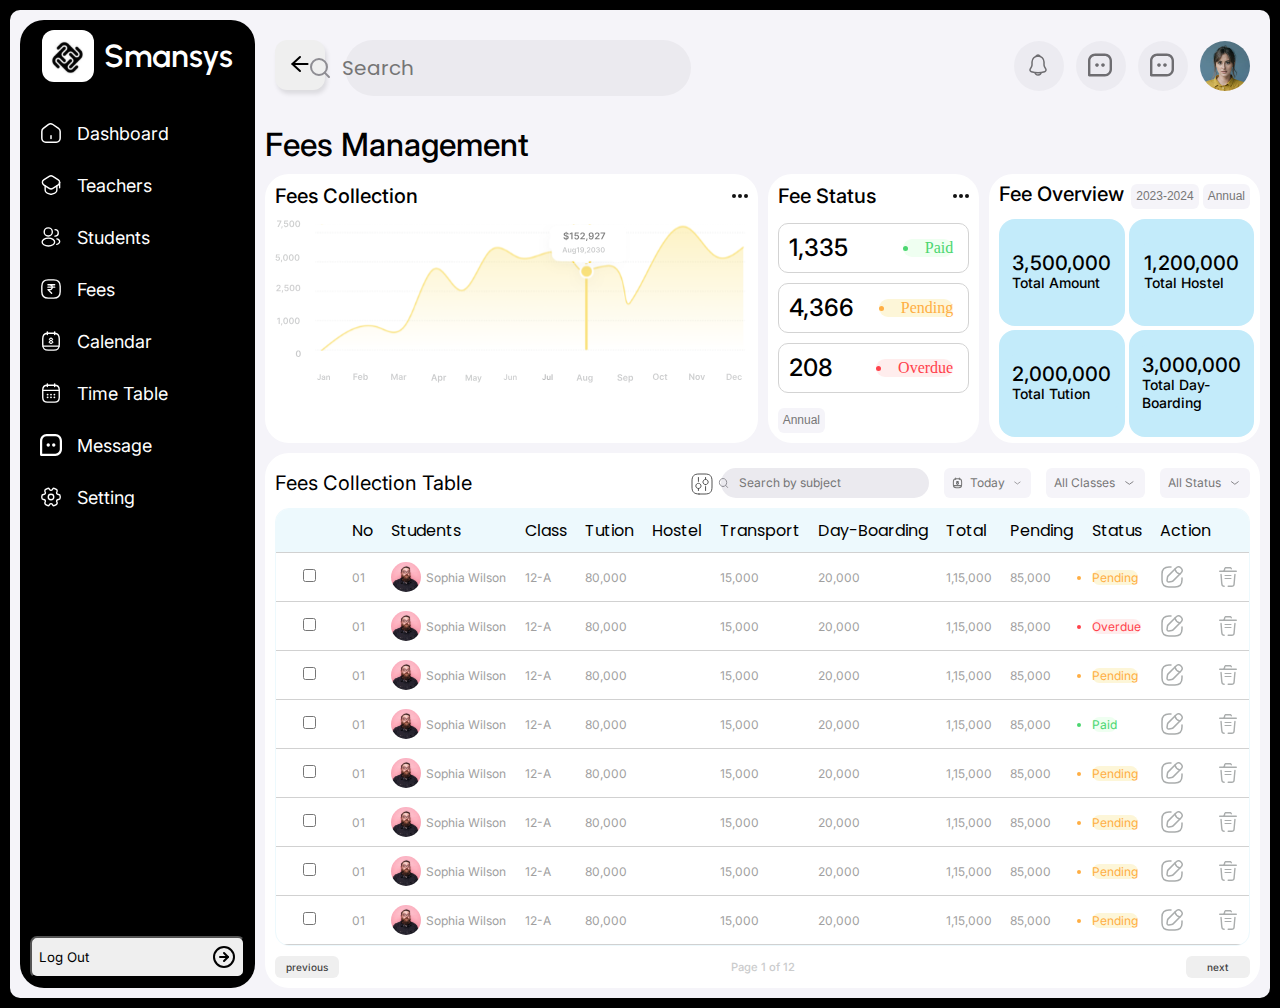
<file: Fees_Management/index.html>
<!DOCTYPE html>
<html lang="en">

<head>
    <meta charset="UTF-8">
    <meta name="viewport" content="width=device-width, initial-scale=1.0">
    <title>Fees Management</title>
    <link rel="stylesheet" href="style.css">
</head>

<body>
    <!DOCTYPE html>
    <html lang="en">

    <head>
        <meta charset="UTF-8">
        <meta name="viewport" content="width=device-width, initial-scale=1.0">
        <title>Document</title>
        <link rel="stylesheet" href="style.css">
    </head>

    <body>
        <div class="main-container">
            <div class="container">
                <div class="side-bar">
                    <div class="side-logo">
                        <div class="logo">
                            <img src="../images/logo.svg" alt="logo">
                            <span>Smansys</span>
                        </div>
                        <div class="side-options">
                            <ul>
                                <li>
                                    <div class="button-orientation">
                                        <img src="../images/home-2.svg" alt="home">
                                        <a href="../Student Dashboard/index.html">Dashboard</a>
                                    </div>
                                </li>
                                <li>
                                    <div class="button-orientation">
                                        <img src="../images/teacher.svg" alt="teacher">
                                        <a href="">Teachers</a>
                                    </div>
                                </li>
                                <li>
                                    <div class="button-orientation">
                                        <img src="../images/profile-2user.svg" alt="students">
                                        <a href="../Landing-page-5/student-management.html">Students</a>
                                    </div>
                                </li>
                                <li>
                                    <div class="button-orientation">
                                        <img src="../images/dollar-square.svg" alt="fees">
                                        <a href="../Fees_Management/index.html">Fees</a>
                                    </div>
                                </li>
                                <li>
                                    <div class="button-orientation">
                                        <img src="../images/calendar.svg" alt="calendar">
                                        <a href="">Calendar</a>
                                    </div>
                                </li>
                                <li>
                                    <div class="button-orientation">
                                        <img src="../images/calendar_1.svg" alt="Calendar">
                                        <a href="">Time Table</a>
                                    </div>
                                </li>
                                <li>
                                    <div class="button-orientation">
                                        <img src="../images/🦆 icon _message square dots_.svg" alt="message">
                                        <a href="">Message</a>
                                    </div>
                                </li>
                                <li>
                                    <div class="button-orientation">
                                        <img src="../images/setting-2.svg" alt="setting">
                                        <a href="">Setting</a>
                                    </div>
                                </li>
                            </ul>
                        </div>
                    </div>
                    <div class="log-out-btn">
                        <button>
                            <div class="log-out">
                                <span>Log Out</span>
                                <img src="../Landing-page-5/images/arrow-right-circle.svg" alt="log">
                            </div>
                        </button>
                    </div>
                </div>
                <div class="main-content">
                    <div class="top-bar">
                        <div class="top-bar">
                            <div class="left">
                                <button class="collapse-button"><img src="../images/arrow-right.svg"
                                        alt="collapse"></button>
                                <div class="search-bar">
                                    <img class="search-img" src="../images/search-icon.svg" alt="search icon">
                                    <input class="search-text" type="text" placeholder="Search">
                                </div>
                            </div>
                            <div class="right">
                                <a href="" class="right-button"><img src="../images/notification.svg"
                                        alt="notification"></a>
                                <a href="" class="right-button"><img src="../images/🦆 icon _message square dots_2.svg"
                                        alt="notification"></a>
                                <a href="" class="right-button"><img src="../images/🦆 icon _message square dots_2.svg"
                                        alt="notification"></a>
                                <a href=""><img src="../images/Profile.svg" alt=""></a>
                            </div>
                        </div>
                    </div>
                    <div class="charts-table">
                        <div class="charts">
                            <span>Fees Management</span>
                            <div class="chart-area">
                                <div class="left-chart">
                                    <div class="bar">
                                        <span>Fees Collection</span>
                                        <img src="../images/Group 59.svg" alt="">
                                    </div>
                                    <div class="main-chart">
                                        <img src="../images/Group 114.svg" alt="">
                                    </div>
                                </div>
                                <div class="right-chart">
                                    <div class="fee-status">
                                        <div class="bar">
                                            <span>Fee Status</span>
                                            <img src="../images/Group 59.svg" alt="">
                                        </div>
                                        <div class="student-situation-card">
                                            <div class="number-condition">
                                                <span>1,335</span>
                                                <div class="criteria">
                                                    <ul>
                                                        <li id="paid">Paid</li>
                                                    </ul>
                                                </div>
                                            </div>
                                            <div class="number-condition">
                                                <span>4,366</span>
                                                <div class="criteria">
                                                    <ul>
                                                        <li id="pending">Pending</li>
                                                    </ul>
                                                </div>
                                            </div>
                                            <div class="number-condition">
                                                <span>208</span>
                                                <div class="criteria">
                                                    <ul>
                                                        <li id="overdue">Overdue</li>
                                                    </ul>
                                                </div>
                                            </div>
                                        </div>
                                        <button class="annual">Annual</button>
                                    </div>
                                    <div class="fee-overview">
                                        <div class="fee-bar">
                                            <span>Fee Overview</span>
                                            <div class="overview-button">
                                                <button class="annual">2023-2024</button>
                                                <button class="annual">Annual</button>
                                            </div>
                                        </div>
                                        <div class="blocks">
                                            <div class="block-card">
                                                <p class="text">
                                                    <span class="main-text">3,500,000</span><br>
                                                    <span class="below-text">Total Amount</span>
                                                </p>
                                            </div>
                                            <div class="block-card">
                                                <div class="block-card">
                                                    <p class="text">
                                                        <span class="main-text">1,200,000</span><br>
                                                        <span class="below-text">Total Hostel</span>
                                                    </p>
                                                </div>
                                            </div>
                                            <div class="block-card">
                                                <div class="block-card">
                                                    <p class="text">
                                                        <span class="main-text">2,000,000</span><br>
                                                        <span class="below-text">Total Tution</span>
                                                    </p>
                                                </div>
                                            </div>
                                            <div class="block-card">
                                                <div class="block-card">
                                                    <p class="text">
                                                        <span class="main-text">3,000,000</span><br>
                                                        <span class="below-text">Total Day-Boarding</span>
                                                    </p>
                                                </div>
                                            </div>
                                        </div>
                                    </div>
                                </div>
                            </div>
                        </div>
                    </div>
                    <div class="details-bar">
                        <div class="details-top-bar">
                            <div class="bar-text"><span>Fees Collection Table</span></div>
                            <div class="bar-buttons">
                                <div class="searchbar-filter">
                                    <img src="../images/Filter icon.svg" alt="">
                                    <div class="search-bar-data">
                                        <img class="search-img-data" src="../images/search-icon.svg" alt="search icon">
                                        <input class="search-text-data" type="text" placeholder="Search by subject">
                                    </div>
                                </div>
                                <button class="calender">
                                    <img src="../images/calendar_3.svg" alt="">
                                    <span>Today</span>
                                    <img src="../images/chevron-down.svg" alt="">
                                </button>
                                <button class="classes"><span>All Classes</span>
                                    <img src="../images/chevron-down.svg" alt=""></button>
                                <button class="status"><span>All Status</span>
                                    <img src="../images/chevron-down.svg" alt=""></button>
                            </div>
                        </div>
                        <div class="students-datas">
                            <table class="student-information">
                                <thead>
                                    <th class="transparent-heading">check</th>
                                    <th>No</th>
                                    <th>Students</th>
                                    <th>Class</th>
                                    <th>Tution</th>
                                    <th>Hostel</th>
                                    <th>Transport</th>
                                    <th>Day-Boarding</th>
                                    <th>Total</th>
                                    <th>Pending</th>
                                    <th>Status</th>
                                    <th>Action</th>
                                </thead>
                                <tbody>
                                    <tr>
                                        <td class="transparent-heading"><input type="checkbox"></td>
                                        <td>01</td>
                                        <td>
                                            <div class="individual-data"><img src="../images/Frame 5024.svg"
                                                    alt="person logo"><span>Sophia Wilson</span></div>
                                        </td>
                                        <td>12-A</td>
                                        <td>80,000</td>
                                        <td></td>
                                        <td>15,000</td>
                                        <td>20,000</td>
                                        <td>1,15,000</td>
                                        <td>85,000</td>
                                        <td>
                                            <div class="criteria-1">
                                                <ul>
                                                    <li id="pending">Pending</li>
                                                </ul>
                                            </div>
                                        </td>
                                        <td>
                                            <div class="action-button">
                                                <img src="../images/edit.svg" alt="">
                                                <img src="../images/delete_icon_184061 1.svg" alt="">
                                            </div>
                                        </td>
                                    </tr>
                                    <tr>
                                        <td class="transparent-heading"><input type="checkbox"></td>
                                        <td>01</td>
                                        <td>
                                            <div class="individual-data"><img src="../images/Frame 5024.svg"
                                                    alt="person logo"><span>Sophia Wilson</span></div>
                                        </td>
                                        <td>12-A</td>
                                        <td>80,000</td>
                                        <td></td>
                                        <td>15,000</td>
                                        <td>20,000</td>
                                        <td>1,15,000</td>
                                        <td>85,000</td>
                                        <td>
                                            <div class="criteria-1">
                                                    <ul>
                                                        <li id="overdue">Overdue</li>
                                                    </ul>
                                                </div>
                                        </td>
                                        <td>
                                            <div class="action-button">
                                                <img src="../images/edit.svg" alt="">
                                                <img src="../images/delete_icon_184061 1.svg" alt="">
                                            </div>
                                        </td>
                                    </tr>
                                    <tr>
                                        <td class="transparent-heading"><input type="checkbox"></td>
                                        <td>01</td>
                                        <td>
                                            <div class="individual-data"><img src="../images/Frame 5024.svg"
                                                    alt="person logo"><span>Sophia Wilson</span></div>
                                        </td>
                                        <td>12-A</td>
                                        <td>80,000</td>
                                        <td></td>
                                        <td>15,000</td>
                                        <td>20,000</td>
                                        <td>1,15,000</td>
                                        <td>85,000</td>
                                        <td>
                                            <div class="criteria-1">
                                                <ul>
                                                    <li id="pending">Pending</li>
                                                </ul>
                                            </div>
                                        </td>
                                        <td>
                                            <div class="action-button">
                                                <img src="../images/edit.svg" alt="">
                                                <img src="../images/delete_icon_184061 1.svg" alt="">
                                            </div>
                                        </td>
                                    </tr>
                                    <tr>
                                        <td class="transparent-heading"><input type="checkbox"></td>
                                        <td>01</td>
                                        <td>
                                            <div class="individual-data"><img src="../images/Frame 5024.svg"
                                                    alt="person logo"><span>Sophia Wilson</span></div>
                                        </td>
                                        <td>12-A</td>
                                        <td>80,000</td>
                                        <td></td>
                                        <td>15,000</td>
                                        <td>20,000</td>
                                        <td>1,15,000</td>
                                        <td>85,000</td>
                                        <td>
                                            <div class="criteria-1">
                                                    <ul>
                                                        <li id="paid">Paid</li>
                                                    </ul>
                                                </div>
                                        </td>
                                        <td>
                                            <div class="action-button">
                                                <img src="../images/edit.svg" alt="">
                                                <img src="../images/delete_icon_184061 1.svg" alt="">
                                            </div>
                                        </td>
                                    </tr>
                                    <tr>
                                        <td class="transparent-heading"><input type="checkbox"></td>
                                        <td>01</td>
                                        <td>
                                            <div class="individual-data"><img src="../images/Frame 5024.svg"
                                                    alt="person logo"><span>Sophia Wilson</span></div>
                                        </td>
                                        <td>12-A</td>
                                        <td>80,000</td>
                                        <td></td>
                                        <td>15,000</td>
                                        <td>20,000</td>
                                        <td>1,15,000</td>
                                        <td>85,000</td>
                                        <td>
                                            <div class="criteria-1">
                                                <ul>
                                                    <li id="pending">Pending</li>
                                                </ul>
                                            </div>
                                        </td>
                                        <td>
                                            <div class="action-button">
                                                <img src="../images/edit.svg" alt="">
                                                <img src="../images/delete_icon_184061 1.svg" alt="">
                                            </div>
                                        </td>
                                    </tr>
                                    <tr>
                                        <td class="transparent-heading"><input type="checkbox"></td>
                                        <td>01</td>
                                        <td>
                                            <div class="individual-data"><img src="../images/Frame 5024.svg"
                                                    alt="person logo"><span>Sophia Wilson</span></div>
                                        </td>
                                        <td>12-A</td>
                                        <td>80,000</td>
                                        <td></td>
                                        <td>15,000</td>
                                        <td>20,000</td>
                                        <td>1,15,000</td>
                                        <td>85,000</td>
                                        <td>
                                            <div class="criteria-1">
                                                <ul>
                                                    <li id="pending">Pending</li>
                                                </ul>
                                            </div>
                                        </td>
                                        <td>
                                            <div class="action-button">
                                                <img src="../images/edit.svg" alt="">
                                                <img src="../images/delete_icon_184061 1.svg" alt="">
                                            </div>
                                        </td>
                                    </tr>
                                    <tr>
                                        <td class="transparent-heading"><input type="checkbox"></td>
                                        <td>01</td>
                                        <td>
                                            <div class="individual-data"><img src="../images/Frame 5024.svg"
                                                    alt="person logo"><span>Sophia Wilson</span></div>
                                        </td>
                                        <td>12-A</td>
                                        <td>80,000</td>
                                        <td></td>
                                        <td>15,000</td>
                                        <td>20,000</td>
                                        <td>1,15,000</td>
                                        <td>85,000</td>
                                        <td>
                                            <div class="criteria-1">
                                                <ul>
                                                    <li id="pending">Pending</li>
                                                </ul>
                                            </div>
                                        </td>
                                        <td>
                                            <div class="action-button">
                                                <img src="../images/edit.svg" alt="">
                                                <img src="../images/delete_icon_184061 1.svg" alt="">
                                            </div>
                                        </td>
                                    </tr>
                                    <tr>
                                        <td class="transparent-heading"><input type="checkbox"></td>
                                        <td>01</td>
                                        <td>
                                            <div class="individual-data"><img src="../images/Frame 5024.svg"
                                                    alt="person logo"><span>Sophia Wilson</span></div>
                                        </td>
                                        <td>12-A</td>
                                        <td>80,000</td>
                                        <td></td>
                                        <td>15,000</td>
                                        <td>20,000</td>
                                        <td>1,15,000</td>
                                        <td>85,000</td>
                                        <td>
                                            <div class="criteria-1">
                                                <ul>
                                                    <li id="pending">Pending</li>
                                                </ul>
                                            </div>
                                        </td>
                                        <td>
                                            <div class="action-button">
                                                <img src="../images/edit.svg" alt="">
                                                <img src="../images/delete_icon_184061 1.svg" alt="">
                                            </div>
                                        </td>
                                    </tr>
                                </tbody>
                            </table>
                        </div>
                        <div class="operation-button">
                            <button class="button-text">previous</button>
                            <span>Page 1 of 12</span>
                            <button class="button-text">next</button>
                        </div>
                    </div>
                </div>
            </div>
        </div>
        </div>
    </body>

    </html>
</body>

</html>
</file>
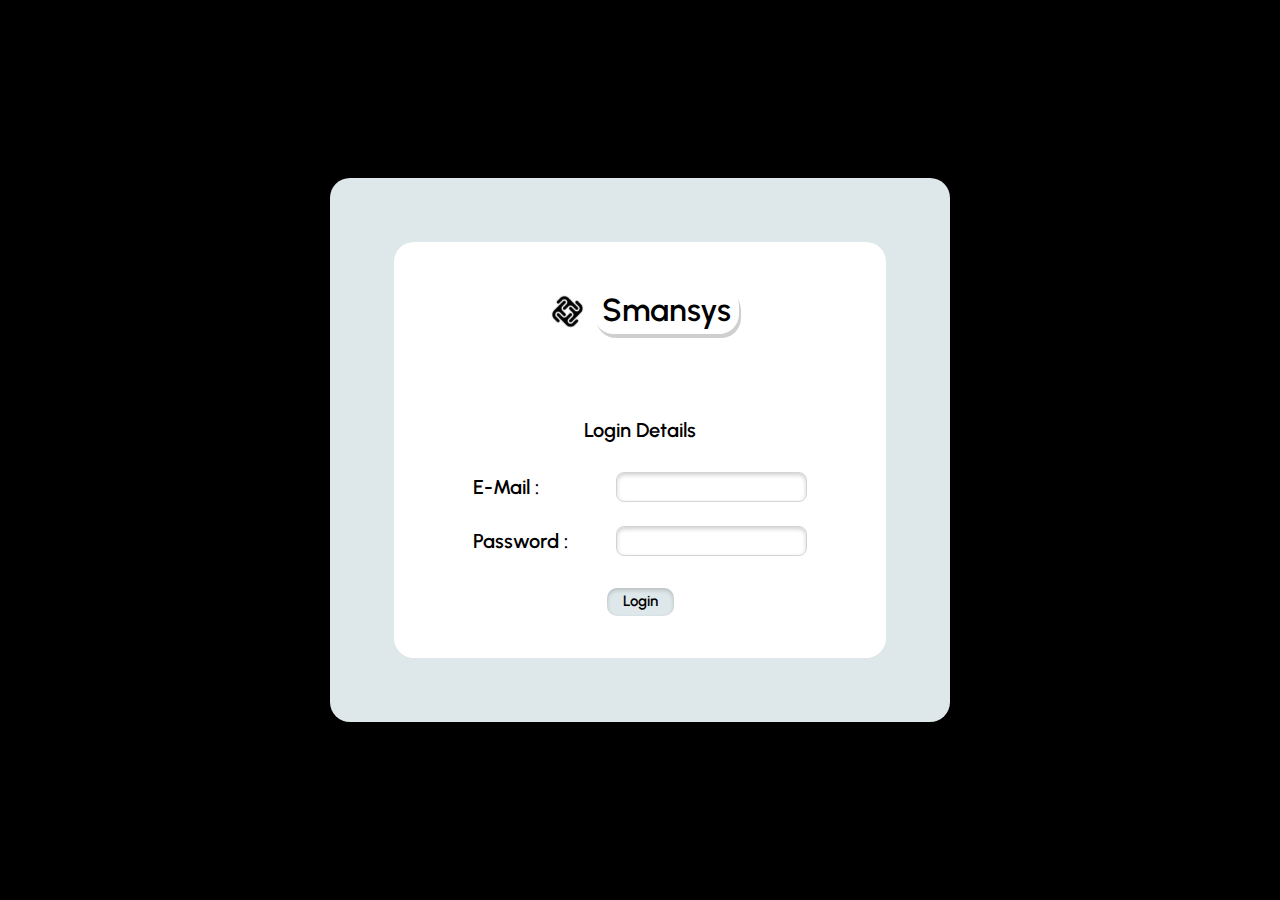
<file: Login/index.html>
<!DOCTYPE html>
<html lang="en">

<head>
    <meta charset="UTF-8">
    <meta name="viewport" content="width=device-width, initial-scale=1.0">
    <title>Login Page</title>
    <link rel="stylesheet" href="style.css">
    
</head>

<body>
    <div id="wrapper">
        <div class="container">
            <div class="login-form">
                <div class="logo">
                    <img src="../images/logo.svg" alt="">
                    <span>Smansys</span>
                </div>
                <div class="login-details">
                    <h3 id="loginStatus"></h3>
                    <span>Login Details</span>
                    <form action="#">
                        <div>
                        <label for="Email">E-Mail :</label>
                        <input type="email" id="Email" name="Email" required>
                        </div>
                        <div>
                        <label for="Password">Password :</label>
                        <input type="password" id="Password" name="Password" required>
                        </div>
                    </form>
                    <button id="submit">Login</button>
                </div>
            </div>
        </div>
    </div>
    <script src="script.js"></script>
</body>

</html>
</file>
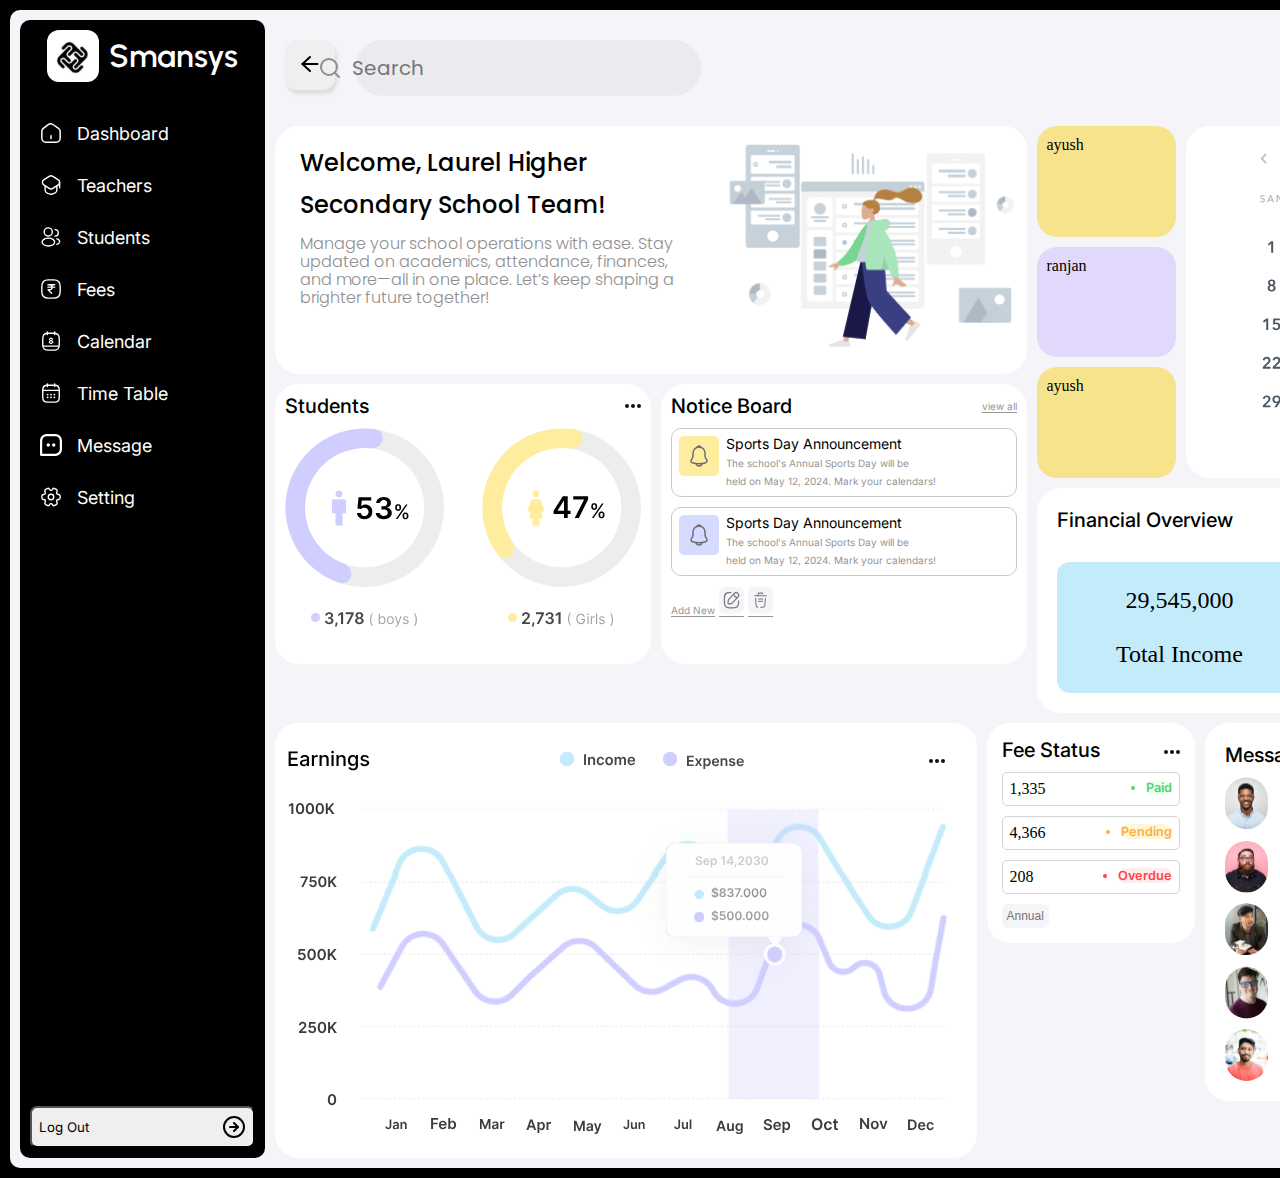
<file: School_Management/index.html>
<!DOCTYPE html>
<html lang="en">

<head>
    <meta charset="UTF-8">
    <meta name="viewport" content="width=device-width, initial-scale=1.0">
    <title>Document</title>
    <link rel="stylesheet" href="style.css">
</head>

<body>
    <div class="main-container">
        <div class="container">
            <div class="side-bar">
                <div class="side-logo">
                    <div class="logo">
                        <img src="../images/logo.svg" alt="logo">
                        <span>Smansys</span>
                    </div>
                    <div class="side-options">
                        <ul>
                            <li>
                                <div class="button-orientation">
                                    <img src="../images/home-2.svg" alt="home">
                                    <a href="">Dashboard</a>
                                </div>
                            </li>
                            <li>
                                <div class="button-orientation">
                                    <img src="../images/teacher.svg" alt="teacher">
                                    <a href="">Teachers</a>
                                </div>
                            </li>
                            <li>
                                <div class="button-orientation">
                                    <img src="../images/profile-2user.svg" alt="students">
                                    <a href="">Students</a>
                                </div>
                            </li>
                            <li>
                                <div class="button-orientation">
                                    <img src="../images/dollar-square.svg" alt="fees">
                                    <a href="">Fees</a>
                                </div>
                            </li>
                            <li>
                                <div class="button-orientation">
                                    <img src="../images/calendar.svg" alt="calendar">
                                    <a href="">Calendar</a>
                                </div>
                            </li>
                            <li>
                                <div class="button-orientation">
                                    <img src="../images/calendar_1.svg" alt="Calendar">
                                    <a href="">Time Table</a>
                                </div>
                            </li>
                            <li>
                                <div class="button-orientation">
                                    <img src="../images/🦆 icon _message square dots_.svg" alt="message">
                                    <a href="">Message</a>
                                </div>
                            </li>
                            <li>
                                <div class="button-orientation">
                                    <img src="../images/setting-2.svg" alt="setting">
                                    <a href="">Setting</a>
                                </div>
                            </li>
                        </ul>
                    </div>
                </div>
                <div class="log-out-btn">
                    <button>
                        <div class="log-out">
                            <span>Log Out</span>
                            <img src="../Landing-page-5/images/arrow-right-circle.svg" alt="log">
                        </div>
                    </button>
                </div>
            </div>
            <div class="main-content">
                <div class="top-bar">
                    <div class="top-bar">
                        <div class="left">
                            <button class="collapse-button"><img src="../images/arrow-right.svg"
                                    alt="collapse"></button>
                            <div class="search-bar">
                                <img class="search-img" src="../images/search-icon.svg"
                                    alt="search icon">
                                <input class="search-text" type="text" placeholder="Search">
                            </div>
                        </div>
                        <div class="right">
                            <a href="" class="right-button"><img src="../images/notification.svg"
                                    alt="notification"></a>
                            <a href="" class="right-button"><img
                                    src="../images/🦆 icon _message square dots_2.svg"
                                    alt="notification"></a>
                            <a href="" class="right-button"><img src="../images/🦆 icon _message square dots_2.svg"
                                    alt="notification"></a>
                            <a href=""><img src="../images/Profile.svg" alt=""></a>
                        </div>
                    </div>
                </div>
                <div class="dashboard-content">
                    <div class="above-dashboard">
                        <div class="a-left-dashboard">
                            <div class="greeting">
                                <div class="greeting-text">
                                    <p>Welcome, Laurel Higher </p>
                                    <br />
                                    <p>Secondary School Team!</p>
                                    <br />
                                    <span>Manage your school operations with ease. Stay</span><br>
                                    <span>updated on academics, attendance, finances,</span><br>
                                    <span>and more—all in one place. Let’s keep shaping a</span> <br>
                                    <span>brighter future together!</span>
                                </div>
                                <div class="greeting-image"><img src="../images/Humaaans Research.svg"
                                        alt="greeting image"></div>
                            </div>
                            <div class="below-greeting">
                                <div class="student">
                                    <div class="bar">
                                        <span>Students</span>
                                        <img src="../images/Group 59.svg" alt="">
                                    </div>
                                    <div class="percent-img"><img src="../images/body.svg" alt=""></div>
                                </div>
                                <div class="notice-board">
                                    <div class="bar">
                                        <span>Notice Board</span>
                                        <a href="#">view all</a>
                                    </div>
                                    <div class="box">
                                        <div class="noti-color-1"><img src="../images/notification.svg" alt=""></div>
                                        <span>
                                            <p>Sports Day Announcement</p>
                                            <span>The school's Annual Sports Day will be </span><br>
                                            <span>held on May 12, 2024. Mark your calendars!</span>
                                        </span>
                                    </div>
                                    <div class="box">
                                        <div class="noti-color-2"><img src="../images/notification.svg" alt=""></div>
                                        <span>
                                            <p>Sports Day Announcement</p>
                                            <span>The school's Annual Sports Day will be </span><br>
                                            <span>held on May 12, 2024. Mark your calendars!</span>
                                        </span>
                                    </div>
                                    <div class="modifications">
                                        <a href="#" class="modify">Add New</a>
                                        <a href="#"><img src="../images/Edit Btn.svg" alt=""></a>
                                        <a href="#"><img src="../images/Delete Btn.svg" alt=""></a>
                                    </div>
                                </div>
                            </div>
                        </div>
                        <div class="a-right-dashboard">
                            <div class="r-above-dashboard">
                                <div class="cards">
                                    <div class="card-1">ayush</div>
                                    <div class="card-2">ranjan</div>
                                    <div class="card-3">ayush</div>
                                </div>
                                <div class="calender"><img src="../images/Calendar 3.svg" alt=""></div>
                            </div>
                            <div class="financial">
                                <div class="name">
                                    <span>Financial Overview</span>
                                    <div class="financial-buttons">
                                        <button class="date"><span>2023-2024</span></button>
                                        <button class="time"><span>Annual</span></button>
                                    </div>
                                </div>
                                <div class="financial-card">
                                    <div class="income-card">
                                        <span>29,545,000</span><br>
                                        <span>Total Income</span>
                                    </div>
                                    <div class="expense-card">
                                        <span>19,291,266</span><br>
                                        <span>Total Expenses</span>
                                    </div>
                                </div>
                            </div>
                        </div>
                    </div>
                    <div class="below-dashboard">
                        <div class="chart">
                            <div class="line-chart"><img
                                    src="../images/Figma design - Screenshot 2024-11-12 220236.png.svg" alt=""></div>
                        </div>
                        <div class="fee-status">
                            <div class="status">
                                <span>Fee Status</span>
                                <a href="#"><img src="../images/Group 59.svg" alt=""></a>
                            </div>

                            <div class="numbers">
                                <span>1,335</span>
                                <div class="situation-1">
                                    <ul>
                                        <li>Paid</li>
                                    </ul>
                                </div>
                            </div>
                            <div class="numbers">
                                <span>4,366</span>
                                <div class="situation-2">
                                    <ul>
                                        <li>Pending</li>
                                    </ul>
                                </div>
                            </div>
                            <div class="numbers">
                                <span>208</span>
                                <div class="situation-3">
                                    <ul>
                                        <li>Overdue</li>
                                    </ul>
                                </div>
                            </div>
                            <div class="annual"><button>Annual</button></div>
                        </div>
                        <div class="message-box">
                            <div class="message">
                                <span>Message</span>
                                <a href="#"><img src="../images/Group 59.svg" alt=""></a>
                            </div>
                            <div class="individuals">
                                <img src="../images/Frame 5023.svg" alt="">
                                <div class="info">
                                    <div class="name-time">
                                        <p>Jane Cooper</p>
                                        <span>12.34 pm</span>
                                    </div>
                                    <span>Don’t forget the lab rep...</span>
                                </div>
                            </div>
                            <div class="individuals">
                                <img src="../images/Frame 5023 (1).svg" alt="">
                                <div class="info">
                                   <div class="name-time">
                                        <p>Jane Cooper</p>
                                        <span>12.34 pm</span>
                                    </div>
                                    <span>Don’t forget the lab rep...</span>
                                </div>
                            </div>
                            <div class="individuals">
                                <img src="../images/Frame 5023 (2).svg" alt="">
                                <div class="info">
                                    <div class="name-time">
                                        <p>Jane Cooper</p>
                                        <span>12.34 pm</span>
                                    </div>
                                    <span>Don’t forget the lab rep...</span>
                                </div>
                            </div>
                            <div class="individuals">
                                <img src="../images/Frame 5023 (3).svg" alt="">
                                <div class="info">
                                    <div class="name-time">
                                        <p>Jane Cooper</p>
                                        <span>12.34 pm</span>
                                    </div>
                                    <span>Don’t forget the lab rep...</span>
                                </div>
                            </div>
                            <div class="individuals">
                                <img src="../images/Frame 5023 (4).svg" alt="">
                                <div class="info">
                                    <div class="name-time">
                                        <p>Jane Cooper</p>
                                        <span>12.34 pm</span>
                                    </div>
                                    <span>Don’t forget the lab rep...</span>
                                </div>
                            </div>
                        </div>
                    </div>
                </div>
            </div>
        </div>
    </div>
</body>

</html>
</file>
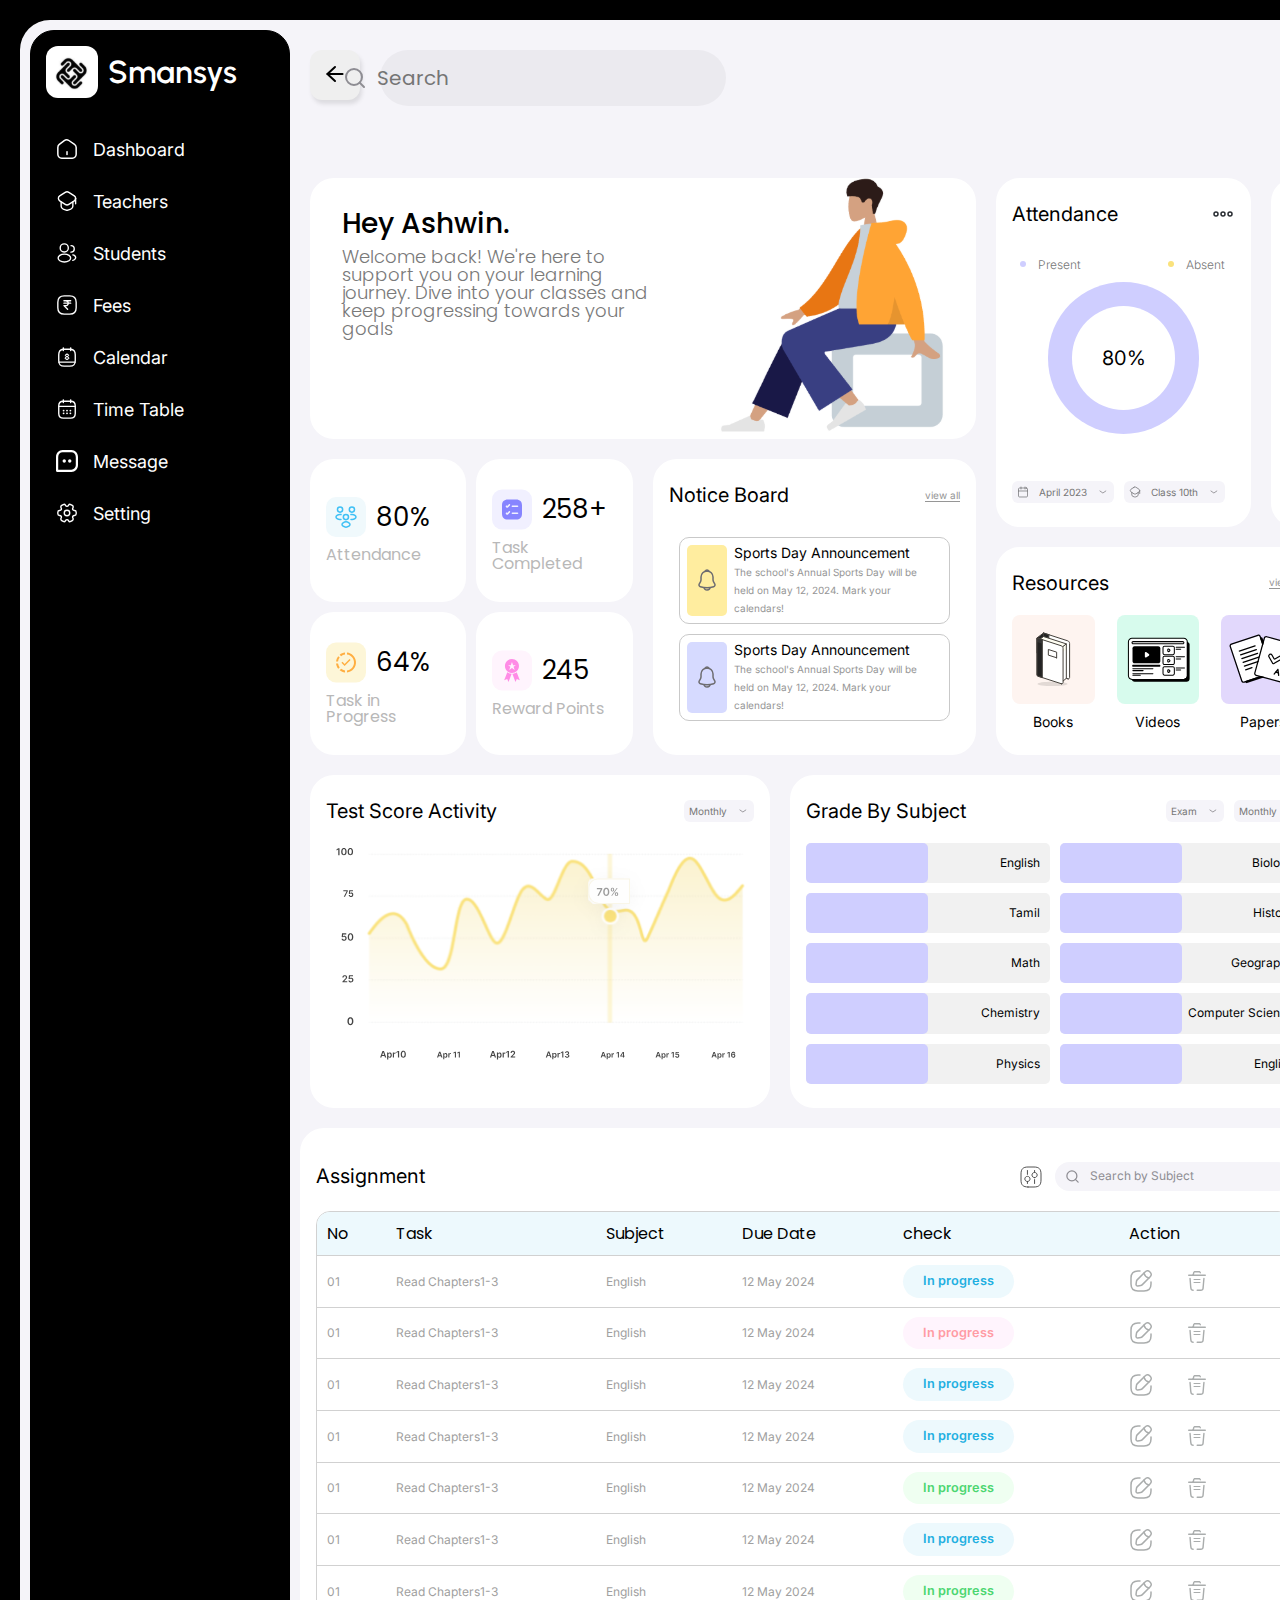
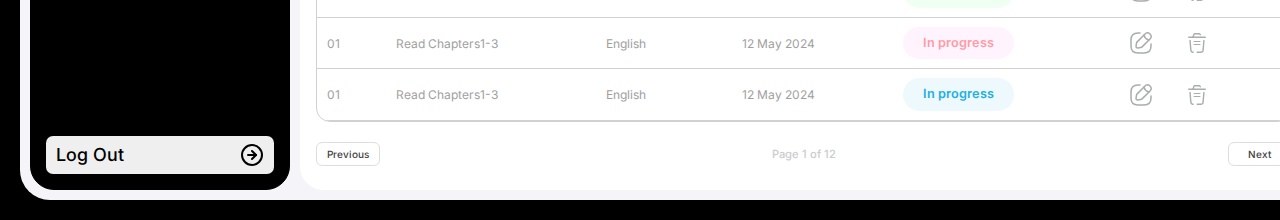
<file: Student Dashboard/index.html>
<!DOCTYPE html>
<html lang="en">

<head>
    <meta charset="UTF-8">
    <meta name="viewport" content="width=device-width, initial-scale=1.0">
    <title>Adding New Student</title>
    <link rel="stylesheet" href="style.css">
</head>

<body>
    <div id="wrapper">
        <div class="container">
            <div class="side-bar">
                <div class="side-logo">
                    <div class="logo">
                        <img src="../images/logo.svg" alt="logo">
                        <span>Smansys</span>
                    </div>
                    <div class="side-options">
                        <ul>
                            <li>
                                <div class="button-orientation">
                                    <img src="../images/home-2.svg" alt="home">
                                    <a href="../Student Dashboard/index.html">Dashboard</a>
                                </div>
                            </li>
                            <li>
                                <div class="button-orientation">
                                    <img src="../images/teacher.svg" alt="teacher">
                                    <a href="">Teachers</a>
                                </div>
                            </li>
                            <li>
                                <div class="button-orientation">
                                    <img src="../images/profile-2user.svg" alt="students">
                                    <a href="../Landing-page-5/student-management.html">Students</a>
                                </div>
                            </li>
                            <li>
                                <div class="button-orientation">
                                    <img src="../images/dollar-square.svg" alt="fees">
                                    <a href="../Fees_Management/index.html">Fees</a>
                                </div>
                            </li>
                            <li>
                                <div class="button-orientation">
                                    <img src="../images/calendar.svg" alt="calendar">
                                    <a href="">Calendar</a>
                                </div>
                            </li>
                            <li>
                                <div class="button-orientation">
                                    <img src="../images/calendar_1.svg" alt="Calendar">
                                    <a href="">Time Table</a>
                                </div>
                            </li>
                            <li>
                                <div class="button-orientation">
                                    <img src="../images/🦆 icon _message square dots_.svg" alt="message">
                                    <a href="">Message</a>
                                </div>
                            </li>
                            <li>
                                <div class="button-orientation">
                                    <img src="../images/setting-2.svg" alt="setting">
                                    <a href="">Setting</a>
                                </div>
                            </li>
                        </ul>
                    </div>
                </div>
                <div class="log-out-btn">
                    <button>
                        <div class="log-out">
                            <span>Log Out</span>
                            <img src="../images/arrow-right-circle.svg" alt="log">
                        </div>
                    </button>
                </div>
            </div>
            <div class="main-content">
                <div class="top-bar">
                    <div class="top-bar">
                        <div class="top-bar-left">
                            <button class="collapse-button"><img src="../images/arrow-right.svg"
                                    alt="collapse"></button>
                            <div class="search-bar">
                                <img class="search-img" src="../images/search-icon.svg" alt="search icon">
                                <input class="search-text" type="text" placeholder="Search">
                            </div>
                        </div>
                        <div class="top-bar-right">
                            <a href="" class="right-button"><img src="../images/notification.svg"
                                    alt="notification"></a>
                            <a href="" class="right-button"><img src="../images/🦆 icon _message square dots_2.svg"
                                    alt="notification"></a>
                            <a href="" class="right-button"><img src="../images/setting-22.svg" alt="notification"></a>
                            <a href=""><img src="../images/Profile.svg" alt=""></a>
                        </div>
                    </div>
                </div>
                <div class="card-area">
                    <div class="above-card">
                        <!-- <div class="above-left">
                            <div class="above-left-top">
                                <div class="above-left-top-left">
                                    <div class="name-card">ayush</div>
                                    <div class="statistics">
                                        <div id="small-card">ayush</div>
                                        <div id="notice-board">ayush</div>


                                    </div>
                                </div>
                                <div class="above-left-top-right">
                                    <div id="attendance">Attendance</div>
                                    <div id="resources">Resources</div>
                                </div>
                            </div>
                            <div class="above-left-bottom">ayush</div>
                        </div>
                        <div class="above-right">
                            <div id="calendar">ayush</div>
                            <div class="card" id="days">
                                <div class="head-bar" id="time-table">
                                    <button class="day-button"><img src="../images/chevron-left.svg" alt=""></button>
                                    <div class="card-name">Monday</div>
                                    <button class="day-button"><img src="../images/chevron-left (1).svg" alt=""></button>
                                </div>
                            </div>
                        </div> -->

                        <div class="container-1">

                            <div class="card" id="profile-info">
                                <div class="profile-desc">
                                    <p>Hey Ashwin.</p>
                                    <span>Welcome back! We're here to support you on your learning journey. Dive into
                                        your classes and keep progressing towards your goals</span>
                                </div>
                                <div class="human-img"><img src="../images/Humaaans Sitting.svg" alt=""></div>
                            </div>

                        </div>
                        <div class="container-2">
                            <div class="card">
                                <div class="head-bar">
                                    <div class="card-name">Attendance</div>
                                    <div class="head-bar-right">
                                        <img src="../images/more.svg" alt="">
                                    </div>
                                </div>
                                <div class="chart-button">
                                    <div class="chart">
                                        <ul>
                                            <div>
                                                <li id="present">Present</li>
                                            </div>
                                            <div>
                                                <li id="absent">Absent</li>
                                            </div>
                                        </ul>
                                        <div class="pie-chart">
                                            <div class="pie-chart-one">
                                                <div class="pie-chart-two">
                                                    <span>80%</span>
                                                </div>
                                            </div>
                                        </div>
                                    </div>
                                    <div class="side-button">
                                        <button class="exam">
                                            <img src="../images/calendar_b.svg" alt="">
                                            April 2023
                                            <img src="../images/chevron-down.svg" alt="">
                                        </button>
                                        <button class="exam">
                                            <img src="../images/teacher_1.svg" alt="">
                                            Class 10th
                                            <img src="../images/chevron-down.svg" alt="">
                                        </button>
                                    </div>
                                </div>
                            </div>
                        </div>
                        <div class="container-3">
                            <div class="card" id="calendar">
                               <div class="head-bar" id="date">
                                    <a><img src="../images/chevron-left.svg" alt=""></a>
                                    <div class="card-name">September 2021</div>
                                    <a><img src="../images/chevron-left (1).svg"
                                            alt=""></a>
                                </div>
                                <div class="days">
                                    <p>SAN</p>
                                    <p>MON</p>
                                    <p>TUE</p>
                                    <p>WED</p>
                                    <p>THU</p>
                                    <p>FRI</p>
                                    <p>SAT</p>
                                </div>
                                <div class="date-count">
                                    <p>1</p>
                                    <p>2</p>
                                    <p>3</p>
                                    <p>4</p>
                                    <p>5</p>
                                    <p>6</p>
                                    <p>7</p>
                                    <p>8</p>
                                    <p>9</p>
                                    <p>10</p>
                                    <p>11</p>
                                    <p>12</p>
                                    <p>13</p>
                                    <p>14</p>
                                    <p>15</p>
                                    <p>16</p>
                                    <p>17</p>
                                    <p>18</p>
                                    <p>19</p>
                                    <p>20</p>
                                    <p>21</p>
                                    <p>22</p>
                                    <p>23</p>
                                    <p>24</p>
                                    <p>25</p>
                                    <p>26</p>
                                    <p>27</p>
                                    <p>28</p>
                                    <p>29</p>
                                    <p>30</p>
                                    <p>31</p>
                                </div>
                            </div>
                        </div>
                        <div class="container-4">
                            <div class="small-cards">
                                <div class="individual-card">
                                    <div class="card-desc">
                                        <img src="../images/Frame 5000.svg" alt="">
                                        <span>80%</span>
                                    </div>
                                    <p>Attendance</p>
                                </div>
                                <div class="individual-card">
                                    <div class="card-desc">
                                        <img src="../images/Frame 5001.svg" alt="">
                                        <span>258+</span>
                                    </div>
                                    <p>Task Completed</p>
                                </div>
                            </div>
                            <div class="small-cards">
                                <div class="individual-card">
                                    <div class="card-desc">
                                        <img src="../images/Frame 5001 (1).svg" alt="">
                                        <span>64%</span>
                                    </div>
                                    <p>Task in Progress</p>
                                </div>
                                <div class="individual-card">
                                    <div class="card-desc">
                                        <img src="../images/Frame 5000 (1).svg" alt="">
                                        <span>245</span>
                                    </div>
                                    <p>Reward Points</p>
                                </div>
                            </div>

                        </div>
                        <div class="container-5">
                            <div class="card">
                                <div class="head-bar">
                                    <div class="card-name">Notice Board</div>
                                    <div class="head-bar-right">
                                        <div class="side-button">
                                            <div class="view"> <a href="#">view all</a></div>
                                        </div>
                                    </div>
                                </div>
                                <div class="notice-board">
                                    <div class="box">
                                        <div class="noti-color-1"><img src="../images/notification.svg" alt=""></div>
                                        <span>
                                            <p>Sports Day Announcement</p>
                                            <span>The school's Annual Sports Day will be </span><br>
                                            <span>held on May 12, 2024. Mark your calendars!</span>
                                        </span>
                                    </div>
                                    <div class="box">
                                        <div class="noti-color-2"><img src="../images/notification.svg" alt=""></div>
                                        <span>
                                            <p>Sports Day Announcement</p>
                                            <span>The school's Annual Sports Day will be </span><br>
                                            <span>held on May 12, 2024. Mark your calendars!</span>
                                        </span>
                                    </div>
                                </div>
                            </div>
                        </div>
                        <div class="container-6">
                            <div class="card">
                                <div class="head-bar">
                                    <div class="card-name">Resources</div>
                                    <div class="head-bar-right">
                                        <div class="side-button">
                                            <div class="view"> <a href="#">view all</a></div>
                                        </div>
                                    </div>
                                </div>
                                <div class="different-resources">
                                    <div class="resource-type">

                                        <div class="resource-image" id="books"><img src="../images/_Group_.svg" alt="">
                                        </div>
                                        <p>Books</p>
                                    </div>
                                    <div class="resource-type">

                                        <div class="resource-image" id="videos"><img
                                                src="../images/video_player_media_icon_150957 1.svg" alt=""></div>
                                        <p>Videos</p>
                                    </div>
                                    <div class="resource-type">

                                        <div class="resource-image" id="papers"><img
                                                src="../images/evaluation_exam_icon_150962 1 (1).svg" alt=""></div>
                                        <p>Papers</p>
                                    </div>
                                </div>
                            </div>
                        </div>
                        <div class="container-7">
                            <div class="card" id="days">
                                <div class="head-bar" id="time-table">
                                    <button class="day-button"><img src="../images/chevron-left.svg" alt=""></button>
                                    <div class="card-name">Monday</div>
                                    <button class="day-button"><img src="../images/chevron-left (1).svg"
                                            alt=""></button>
                                </div>
                                <div class="subjects">
                                    <div class="subject-name">Tamil</div>
                                    <div class="subject-name">English</div>
                                    <div class="free-time">Break</div>
                                    <div class="subject-name">math</div>
                                    <div class="subject-name">Science</div>
                                    <div class="free-time" id="lunch">Lunch</div>
                                    <div class="subject-name">Social</div>
                                    <div class="subject-name">CS</div>
                                    <div class="free-time">Break</div>
                                    <div class="subject-name">Tamil</div>
                                    <div class="subject-name">English</div>
                                </div>
                            </div>
                        </div>
                        <div class="container-8">
                            <div class="card">
                                <div class="head-bar">
                                    <div class="card-name">Test Score Activity</div>
                                    <div class="head-bar-right">
                                        <div class="side-button">
                                            <button class="exam">Monthly
                                                <img src="../images/chevron-down.svg" alt="">
                                            </button>
                                        </div>
                                    </div>
                                </div>
                                <div class="graph"><img src="../images/graph.svg" alt=""></div>
                            </div>
                        </div>
                        <div class="container-9">
                            <div class="card">
                                <div class="head-bar">
                                    <div class="card-name">Grade By Subject</div>
                                    <div class="head-bar-right">
                                        <div class="side-button">
                                            <button class="exam">Exam
                                                <img src="../images/chevron-down.svg" alt="">
                                            </button>
                                            <button class="exam">Monthly
                                                <img src="../images/chevron-down.svg" alt="">
                                            </button>
                                        </div>
                                    </div>
                                </div>
                                <div class="grading-subjects">
                                    <div class="left-grading-subjects">
                                        <div class="subject-box">
                                            <div class="grade-box"></div>
                                            <p>English</p>
                                        </div>
                                        <div class="subject-box">
                                            <div class="grade-box"></div>
                                            <p>Tamil</p>
                                        </div>
                                        <div class="subject-box">
                                            <div class="grade-box"></div>
                                            <p>Math</p>
                                        </div>
                                        <div class="subject-box">
                                            <div class="grade-box"></div>
                                            <p>Chemistry</p>
                                        </div>
                                        <div class="subject-box">
                                            <div class="grade-box"></div>
                                            <p>Physics</p>
                                        </div>
                                    </div>
                                    <div class="right-grading-subjects">
                                        <div class="subject-box">
                                            <div class="grade-box"></div>
                                            <p>Biology</p>
                                        </div>
                                        <div class="subject-box">
                                            <div class="grade-box"></div>
                                            <p>History</p>
                                        </div>
                                        <div class="subject-box">
                                            <div class="grade-box"></div>
                                            <p>Geography</p>
                                        </div>
                                        <div class="subject-box">
                                            <div class="grade-box"></div>
                                            <p>Computer Science</p>
                                        </div>
                                        <div class="subject-box">
                                            <div class="grade-box"></div>
                                            <p>English</p>
                                        </div>
                                    </div>
                                </div>
                            </div>
                        </div>
                    </div>
                    <div class="lower-card">
                        <div class="card" id="lower-left">
                            <div class="head-bar">
                                <div class="card-name">Assignment</div>
                                <div class="head-bar-right">
                                    <img src="../images/Filter icon.svg" alt="">
                                    <div id="subject-search-bar">
                                        <img class="search-img" src="../images/search-icon.svg" alt="search icon">
                                        <input class="search-text-subject" type="text" placeholder="Search by Subject">
                                    </div>
                                </div>
                            </div>
                            <div class="table-container">
                                <table class="student-information">
                                    <thead>

                                        <th class="first-col">No</th>
                                        <th class="second-col">Task</th>
                                        <th class="remain-col">Subject</th>
                                        <th class="remain-col">Due Date</th>
                                        <th class="remain-col">check</th>
                                        <th class="remain-col">Action</th>
                                    </thead>
                                    <tbody>
                                        <tr>
                                            <td class="first-col">01</td>
                                            <td class="second-col">Read Chapters1-3</td>
                                            <td class="remain-col">English</td>
                                            <td class="remain-col">12 May 2024</td>
                                            <td class="remain-col">
                                                <div class="in-progress">In progress</div>
                                            </td>
                                            <td class="remain-col">
                                                <div class="action-button">
                                                    <img src="../images/edit.svg" alt="">
                                                    <img src="../images/delete_icon_184061 1.svg" alt="">
                                                </div>
                                            </td>
                                        </tr>
                                        <tr>
                                            <td class="first-col">01</td>
                                            <td class="second-col">Read Chapters1-3</td>
                                            <td class="remain-col">English</td>
                                            <td class="remain-col">12 May 2024</td>
                                            <td class="remain-col">
                                                <div class="not-started">In progress</div>
                                            </td>
                                            <td class="remain-col">
                                                <div class="action-button">
                                                    <img src="../images/edit.svg" alt="">
                                                    <img src="../images/delete_icon_184061 1.svg" alt="">
                                                </div>
                                            </td>
                                        </tr>
                                        <tr>
                                            <td class="first-col">01</td>
                                            <td class="second-col">Read Chapters1-3</td>
                                            <td class="remain-col">English</td>
                                            <td class="remain-col">12 May 2024</td>
                                            <td class="remain-col">
                                                <div class="in-progress">In progress</div>
                                            </td>
                                            <td class="remain-col">
                                                <div class="action-button">
                                                    <img src="../images/edit.svg" alt="">
                                                    <img src="../images/delete_icon_184061 1.svg" alt="">
                                                </div>
                                            </td>
                                        </tr>
                                        <tr>
                                            <td class="first-col">01</td>
                                            <td class="second-col">Read Chapters1-3</td>
                                            <td class="remain-col">English</td>
                                            <td class="remain-col">12 May 2024</td>
                                            <td class="remain-col">
                                                <div class="in-progress">In progress</div>
                                            </td>
                                            <td class="remain-col">
                                                <div class="action-button">
                                                    <img src="../images/edit.svg" alt="">
                                                    <img src="../images/delete_icon_184061 1.svg" alt="">
                                                </div>
                                            </td>
                                        </tr>
                                        <tr>
                                            <td class="first-col">01</td>
                                            <td class="second-col">Read Chapters1-3</td>
                                            <td class="remain-col">English</td>
                                            <td class="remain-col">12 May 2024</td>
                                            <td class="remain-col">
                                                <div class="completed">In progress</div>
                                            </td>
                                            <td class="remain-col">
                                                <div class="action-button">
                                                    <img src="../images/edit.svg" alt="">
                                                    <img src="../images/delete_icon_184061 1.svg" alt="">
                                                </div>
                                            </td>
                                        </tr>
                                        <tr>
                                            <td class="first-col">01</td>
                                            <td class="second-col">Read Chapters1-3</td>
                                            <td class="remain-col">English</td>
                                            <td class="remain-col">12 May 2024</td>
                                            <td class="remain-col">
                                                <div class="in-progress">In progress</div>
                                            </td>
                                            <td class="remain-col">
                                                <div class="action-button">
                                                    <img src="../images/edit.svg" alt="">
                                                    <img src="../images/delete_icon_184061 1.svg" alt="">
                                                </div>
                                            </td>
                                        </tr>
                                        <tr>
                                            <td class="first-col">01</td>
                                            <td class="second-col">Read Chapters1-3</td>
                                            <td class="remain-col">English</td>
                                            <td class="remain-col">12 May 2024</td>
                                            <td class="remain-col">
                                                <div class="completed">In progress</div>
                                            </td>
                                            <td class="remain-col">
                                                <div class="action-button">
                                                    <img src="../images/edit.svg" alt="">
                                                    <img src="../images/delete_icon_184061 1.svg" alt="">
                                                </div>
                                            </td>
                                        </tr>
                                        <tr>
                                            <td class="first-col">01</td>
                                            <td class="second-col">Read Chapters1-3</td>
                                            <td class="remain-col">English</td>
                                            <td class="remain-col">12 May 2024</td>
                                            <td class="remain-col">
                                                <div class="not-started">In progress</div>
                                            </td>
                                            <td class="remain-col">
                                                <div class="action-button">
                                                    <img src="../images/edit.svg" alt="">
                                                    <img src="../images/delete_icon_184061 1.svg" alt="">
                                                </div>
                                            </td>
                                        </tr>
                                        <tr>
                                            <td class="first-col">01</td>
                                            <td class="second-col">Read Chapters1-3</td>
                                            <td class="remain-col">English</td>
                                            <td class="remain-col">12 May 2024</td>
                                            <td class="remain-col">
                                                <div class="in-progress">In progress</div>
                                            </td>
                                            <td class="remain-col">
                                                <div class="action-button">
                                                    <img src="../images/edit.svg" alt="">
                                                    <img src="../images/delete_icon_184061 1.svg" alt="">
                                                </div>
                                            </td>
                                        </tr>

                                    </tbody>
                                </table>
                            </div>
                            <div class="operation-button">
                                <button class="button-text">Previous</button>
                                <span>Page 1 of 12</span>
                                <button class="button-text">Next</button>
                            </div>
                        </div>
                        <div class="card" id="lower-right">
                            <div class="head-bar">
                                <div class="card-name">Messages</div>
                                <div class="head-bar-right">
                                    <img src="../images/arrow-right-circle.svg" alt="">
                                </div>
                            </div>
                            <div class="profile-card">
                                <div class="people-profile">
                                    <img src="../images/Frame 5023 (5).svg" alt="">
                                    <div class="people-desc">
                                        Jane Cooper<br>
                                        <span>Don’t forget the lab rep...</span>
                                    </div>
                                </div>

                                <div class="people-profile">
                                    <img src="../images/Frame 5023 (6).svg" alt="">
                                    <div class="people-desc">
                                        Jane Cooper<br>
                                        <span>Don’t forget the lab rep...</span>
                                    </div>
                                </div>
                                <div class="people-profile">
                                    <img src="../images/Frame 5023 (7).svg" alt="">
                                    <div class="people-desc">
                                        Jane Cooper<br>
                                        <span>Don’t forget the lab rep...</span>
                                    </div>
                                </div>
                                <div class="people-profile">
                                    <img src="../images/Frame 5023 (8).svg" alt="">
                                    <div class="people-desc">
                                        Jane Cooper<br>
                                        <span>Don’t forget the lab rep...</span>
                                    </div>
                                </div>
                                <div class="people-profile">
                                    <img src="../images/Frame 5023 (9).svg" alt="">
                                    <div class="people-desc">
                                        Jane Cooper<br>
                                        <span>Don’t forget the lab rep...</span>
                                    </div>
                                </div>
                            </div>
                        </div>
                    </div>
                </div>
            </div>
        </div>
</body>

</html>
</file>
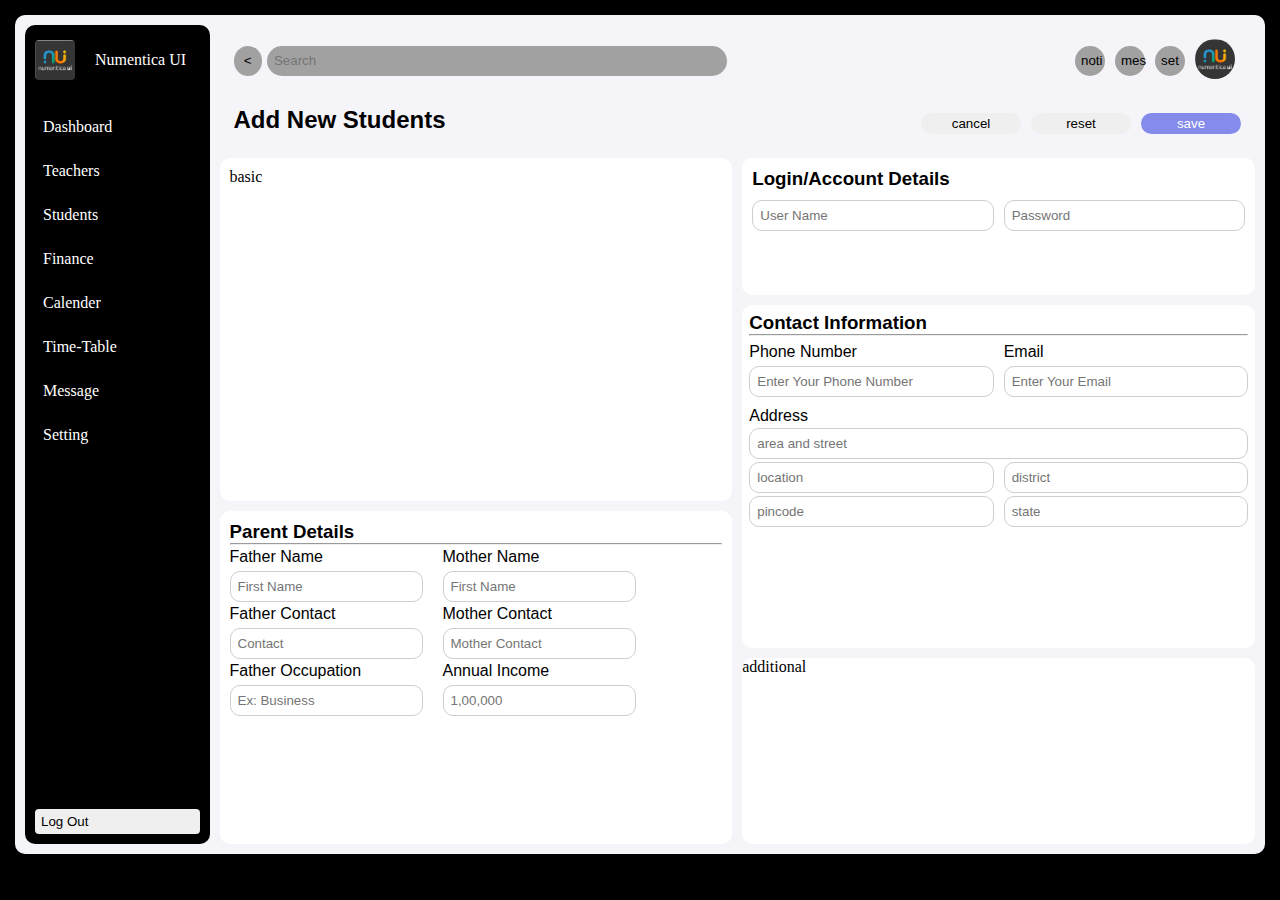
<file: Landing-Page-2/student-management.html>
<!DOCTYPE html>
<html lang="en">

<head>
    <meta charset="UTF-8">
    <meta name="viewport" content="width=device-width, initial-scale=1.0">
    <title>Student Information</title>
    <link rel="stylesheet" href="style.css">
</head>

<body>

    <div class="container">
        <div class="first-grid">
            <div class="nav-bar">
                <div class="nav-bar-options">
                    <div class="company-description">
                        <img src="logo.png" alt="company logo" class="logo">
                        <p class="company-name">Numentica UI</p>
                    </div>
                    <div class="nav-options">
                        <nav class="nav-items">
                            <ul>
                                <li><a href="Dashboard">Dashboard</a></li>
                                <li><a href="Teachers">Teachers</a></li>
                                <li><a href="Students">Students</a></li>
                                <li><a href="Finance">Finance</a></li>
                                <li><a href="Calender">Calender</a></li>
                                <li><a href="Time-Table">Time-Table</a></li>
                                <li><a href="Message">Message</a></li>
                                <li><a href="Setting">Setting</a></li>
                            </ul>
                        </nav>
                    </div>
                </div>
                <div>
                    <button class="log-out">Log Out</button>
                </div>
            </div>
            <div class="second-grid">
                <div class="account-info">
                    <div class="accessing-items">
                        <div class="search-field">
                            <button class="back-button">
                                < </button>
                                    <input type="text" placeholder="Search">
                        </div>
                        <div class="alert-button">
                            <button class="notification"> noti </button>
                            <button class="message"> mes </button>
                            <button class="setting"> set </button>
                            <a href="#"><img src="logo.png" alt="accountholder-image"></a>
                        </div>
                    </div>
                    <div class="modification-section">
                        <div class="information">
                            <h2>Add New Students</h2>
                        </div>
                        <div class="modification-button">
                            <button>cancel</button>
                            <button>reset</button>
                            <button id="save-details">save</button>
                        </div>
                    </div>
                </div>
                <div class="third-grid">
                    <div class="fourth-grid">
                        <div class="basic-info">basic</div>
                        <div class="parent-detail">
                            <h3>Parent Details</h3>
                            <hr />
                            <div class="parent-info">
                                <div class="father-name">
                                    <p>Father Name</p>
                                    <input class="f-name" type="text" placeholder="First Name">
                                </div>
                                <div class="mother-name">
                                    <p>Mother Name</p>
                                    <input class="m-name" type="text" placeholder="First Name">
                                </div>
                            </div>
                            <div class="parent-info">
                                <div class="father-contact">
                                    <p>Father Contact</p>
                                    <input class="f-contact" type="number" placeholder="Contact">
                                </div>
                                <div class="mother-contact">
                                    <p>Mother Contact</p>
                                    <input class="m-contact" type="number" placeholder="Mother Contact">
                                </div>
                            </div>
                            <div class="parent-info">
                                <div class="father-occupation">
                                    <p>Father Occupation</p>
                                    <input class="f-occupation" type="text" placeholder="Ex: Business">
                                </div>
                                <div class="annual-income">
                                    <p>Annual Income</p>
                                    <input class="income" type="number" placeholder="1,00,000">
                                </div>
                            </div>
                        </div>
                    </div>
                    <div class="fifth-grid">
                        <div class="login">
                            <h3>Login/Account Details</h3>
                            <div class="text-box">
                                <input class="login-username" type="text" placeholder="User Name">
                                <input class="login-password" type="password" placeholder="Password">
                            </div>
                        </div>
                        <div class="contact-info">
                            <h3>Contact Information</h3>
                            <hr />
                            <div class="personal-info">
                                <div class="phone-number">
                                    <p>Phone Number</p>
                                    <input class="user-number" type="number" placeholder="Enter Your Phone Number" >
                                </div>
                                <div class="email">
                                    <p>Email</p>
                                    <input class="user-email" type="email" placeholder="Enter Your Email" >
                                </div>
                            </div>
                            <div class="address">
                                <p>Address</p>
                                <input class="area" type="text" placeholder="area and street">
                                <div class="location-box">
                                    <input class="location" type="text" placeholder="location">
                                    <input class="district" type="text" placeholder="district">
                                </div>
                                <div class="pincode-box">
                                    <input class="pincode" type="number" placeholder="pincode">
                                    <input class="state" type="text" placeholder="state">
                                </div>
                            </div>
                        </div>
                        <div class="additional-info">additional</div>
                    </div>

                </div>
            </div>
        </div>
    </div>
</body>

</html>
</file>
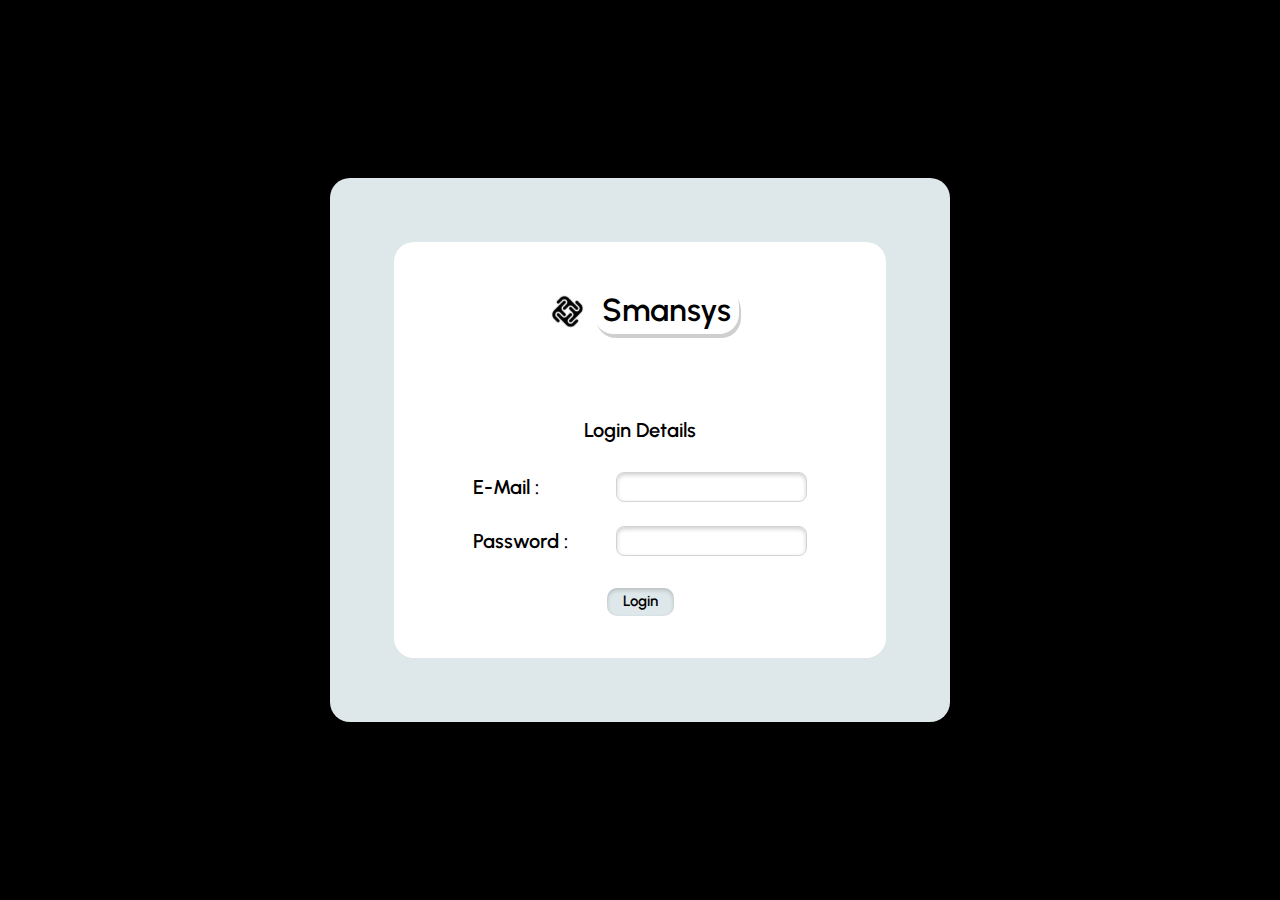
<file: Landing-Page-3/student_page.html>
<!DOCTYPE html>
<html lang="en">

<head>
    <meta charset="UTF-8">
    <meta name="viewport" content="width=device-width, initial-scale=1.0">
    <title>Adding New Student</title>
    <link rel="stylesheet" href="style.css">
</head>

<body>
    <div id="wrapper">
        <div class="container">
            <div class="side-bar">
                <div class="side-logo">
                    <div class="logo">
                        <img src="../images/logo.svg" alt="logo">
                        <span>Smansys</span>
                    </div>
                    <div class="side-options">
                        <ul>
                            <li>
                                <div class="button-orientation">
                                    <img src="../images/home-2.svg" alt="home">
                                    <a href="../Student Dashboard/index.html">Dashboard</a>
                                </div>
                            </li>
                            <li>
                                <div class="button-orientation">
                                    <img src="../images/teacher.svg" alt="teacher">
                                    <a href="">Teachers</a>
                                </div>
                            </li>
                            <li>
                                <div class="button-orientation">
                                    <img src="../images/profile-2user.svg" alt="students">
                                    <a href="../Landing-page-5/student-management.html">Students</a>
                                </div>
                            </li>
                            <li>
                                <div class="button-orientation">
                                    <img src="../images/dollar-square.svg" alt="fees">
                                    <a href="../Fees_Management/index.html">Fees</a>
                                </div>
                            </li>
                            <li>
                                <div class="button-orientation">
                                    <img src="../images/calendar.svg" alt="calendar">
                                    <a href="">Calendar</a>
                                </div>
                            </li>
                            <li>
                                <div class="button-orientation">
                                    <img src="../images/calendar_1.svg" alt="Calendar">
                                    <a href="">Time Table</a>
                                </div>
                            </li>
                            <li>
                                <div class="button-orientation">
                                    <img src="../images/🦆 icon _message square dots_.svg" alt="message">
                                    <a href="">Message</a>
                                </div>
                            </li>
                            <li>
                                <div class="button-orientation">
                                    <img src="../images/setting-2.svg" alt="setting">
                                    <a href="">Setting</a>
                                </div>
                            </li>
                        </ul>
                    </div>
                </div>
                <div class="log-out-btn">
                    <button id="log-out-btn">
                        <div class="log-out">
                            <span>Log Out</span>
                            <img src="../images/arrow-right-circle.svg" alt="log">
                        </div>
                    </button>
                </div>
            </div>
            <div class="main-content">
                <div class="top-bar">
                    <div class="top-bar">
                        <div class="top-bar-left">
                            <button class="collapse-button"><img src="../images/arrow-right.svg"
                                    alt="collapse"></button>
                            <div class="search-bar">
                                <img class="search-img" src="../images/search-icon.svg" alt="search icon">
                                <input class="search-text" type="text" placeholder="Search">
                            </div>
                        </div>
                        <div class="top-bar-right">
                            <a href="" class="right-button"><img src="../images/notification.svg"
                                    alt="notification"></a>
                            <a href="" class="right-button"><img src="../images/🦆 icon _message square dots_2.svg"
                                    alt="notification"></a>
                            <a href="" class="right-button"><img src="../images/setting-22.svg" alt="notification"></a>
                            <a href=""><img src="../images/Profile.svg" alt="" id="userImage"></a>
                        </div>
                    </div>
                </div>
                <div class="info-edit">
                    <span>Add New Student</span>
                </div>
                <div class="edit-buttons">
                    <button>cancel</button>
                    <button>reset</button>
                    <button id="save-button">save</button>
                </div>
                <div class="form-container">
                    <div class="left-form-container">
                        <div class="card" id="basic-info">
                            <div class="card-top-bar">Basic Information</div>
                            <div class="card-form">
                                <div class="left-side-form">
                                    <div class="name">
                                        <span>First Name</span>
                                        <input type="text" placeholder="First Name">
                                    </div>
                                    <div class="name">
                                        <span>Gender</span>
                                        <div class="gender">
                                            <label>
                                                <input type="radio" name="gender" value="male">
                                                Male
                                            </label>

                                            <label>
                                                <input type="radio" name="gender" value="female">
                                                Female
                                            </label>
                                        </div>
                                    </div>
                                    <div class="name">
                                        <span>Date Of Birth</span>
                                        <input type="date" placeholder="dd/mm/yyyy">
                                    </div>
                                    <div class="scroll-button">
                                        <button>class <img src="../images/chevron-down.svg" alt="">
                                            <!-- <select name="" id="">
                                                <option value="">class 1</option>
                                            </select> -->
                                        </button>
                                        <button>Section <img src="../images/chevron-down.svg" alt=""></button>
                                    </div>
                                </div>
                                <div class="right-side-form">
                                    <div class="name">
                                        <span>Last Name</span>
                                        <input type="text" placeholder="Last Name">
                                    </div>
                                    <div class="upload">
                                        <img src="../images/Group 2.svg" alt="">
                                        <span>Drop your files to upload</span>
                                        <button class="select">Select file</button>
                                    </div>
                                </div>
                            </div>
                        </div>
                        <div class="card" id="parent-info">
                            <div class="card-top-bar">Parent Details</div>
                            <div class="card-form">
                                <div class="left-side-form">
                                    <div class="name">
                                        <span>Father Name</span>
                                        <input type="text" placeholder="First Name">
                                    </div>
                                    <div class="name">
                                        <span>Father Contact</span>
                                        <input type="number" placeholder="Contact">
                                    </div>
                                    <div class="name">
                                        <span>Father Occupation</span>
                                        <input type="text" placeholder="Ex: Business">
                                    </div>
                                </div>
                                <div class="right-side-form">
                                    <div class="name">
                                        <span>Mother Name</span>
                                        <input type="text" placeholder="First Name">
                                    </div>
                                    <div class="name">
                                        <span>Mother Contact</span>
                                        <input type="number" placeholder="Contact">
                                    </div>
                                    <div class="name">
                                        <span>Annual Income</span>
                                        <input type="text" placeholder="1,00,000">
                                    </div>
                                </div>
                            </div>
                        </div>
                    </div>
                    <div class="right-form-container">
                        <div class="card" id="login-info">
                            <div class="card-top-bar">Login/Account Details</div>
                            <div class="card-form">
                                <div class="left-side-form">
                                    <div class="name">

                                        <input type="text" placeholder="User Name">
                                    </div>
                                </div>
                                <div class="right-side-form">
                                    <div class="name">

                                        <input type="password" placeholder="Password">
                                    </div>
                                </div>
                            </div>
                        </div>
                        <div class="card" id="contact-info">
                            <div class="card-top-bar">Contact Information</div>
                            <div class="card-form">
                                <div class="left-side-form">
                                    <div class="name">
                                        <span>Phone</span>
                                        <input type="number" placeholder="Contact Number">
                                    </div>
                                </div>
                                <div class="right-side-form">
                                    <div class="name">
                                        <span>Email</span>
                                        <input type="text" placeholder="example@gmail.com">
                                    </div>
                                </div>
                            </div>
                            <div class="address">
                                <div class="name">
                                    <span>Address</span>
                                    <input type="text" placeholder="example@gmail.com">
                                </div>
                            </div>
                            <div class="card-form">
                                <div class="left-side-form">
                                    <div class="name">
                                        <input type="text" placeholder="Location">
                                    </div>
                                    <div class="name">
                                        <input type="number" placeholder="Pincode">
                                    </div>
                                </div>
                                <div class="right-side-form">
                                    <div class="name">
                                        <input type="text" placeholder="District">
                                    </div>
                                    <div class="name">
                                        <input type="text" placeholder="State">
                                    </div>
                                </div>
                            </div>
                        </div>
                        <div class="card" id="additional-info">
                            <div class="card-top-bar">Additional Information</div>
                            <div class="checkboxes">
                                <div class="check-box-a">
                                    <div class="check-box-1">
                                        <label>
                                            <input type="radio" name="additional-info" value="Day Scholar">
                                            Day Scholar
                                        </label>
                                    </div>
                                    <div class="check-box-1">
                                        <label>
                                            <input type="radio" name="additional-info" value="Day Scholar">
                                            Hosteller
                                        </label>
                                    </div>
                                </div>
                                <br>
                                <div class="check-box-b">
                                    <div class="check-box-1">
                                        <label>
                                            <input type="radio" name="additional-info" value="Day Scholar">
                                            Transport
                                        </label>
                                    </div>
                                    <div class="check-box-1">
                                        <label>
                                            <input type="radio" name="additional-info" value="Day Scholar">
                                            Non Transport
                                        </label>
                                    </div>
                                </div>

                            </div>

                        </div>
                    </div>
                </div>
            </div>
        </div>

        <script src="script.js"></script>
</body>

</html>
</file>
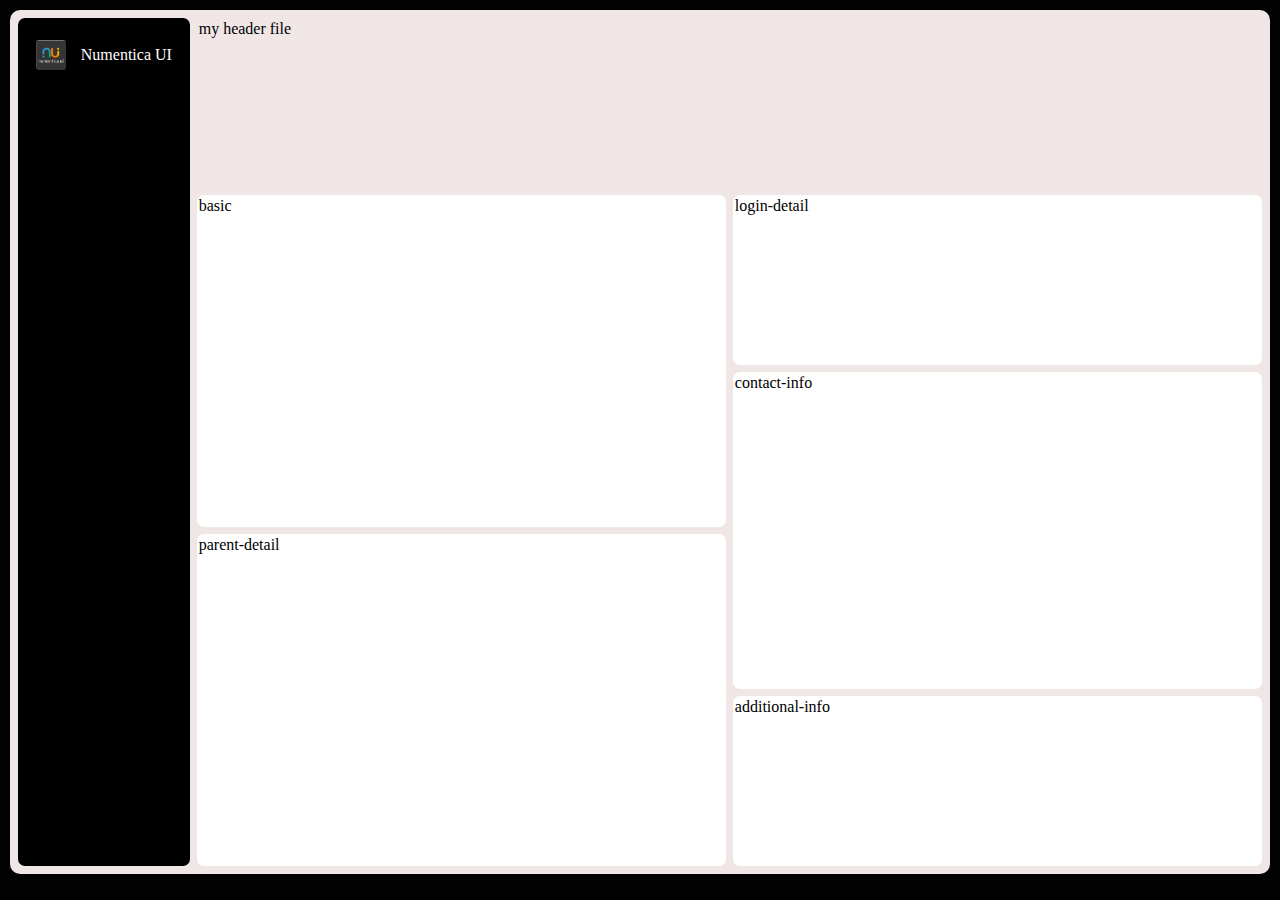
<file: Landing_Page_1/student-info.html>
<!DOCTYPE html>
<html lang="en">

<head>
    <meta charset="UTF-8">
    <meta name="viewport" content="width=device-width, initial-scale=1.0">
    <title>Student Info</title>
    <link rel="stylesheet" href="style.css">
</head>

<body>
    <div class="container">
        <div class="all-details">

             <!-- navigation bar -->
            <div class="items" id="nav-bar">
                    <div class="company-description"> 
                        <img src="logo.png" alt="company logo">
                        <p class="company-name">Numentica UI</p>
                    </div>
                    <div class="options">options</div>
                    <div class="log-out">button</div>
                
            </div>


            <div class="items" id="account-info">my header file</div>
            <div class="items" id="basic-information">basic</div>
            <div class="items" id="login-detail">login-detail</div>
            <div class="items" id="parent-detail">parent-detail</div>
            <div class="items" id="contact-info">contact-info</div>
            <div class="items" id="additional-info">additional-info</div>
        </div>
    </div>
</body>

</html>
</file>
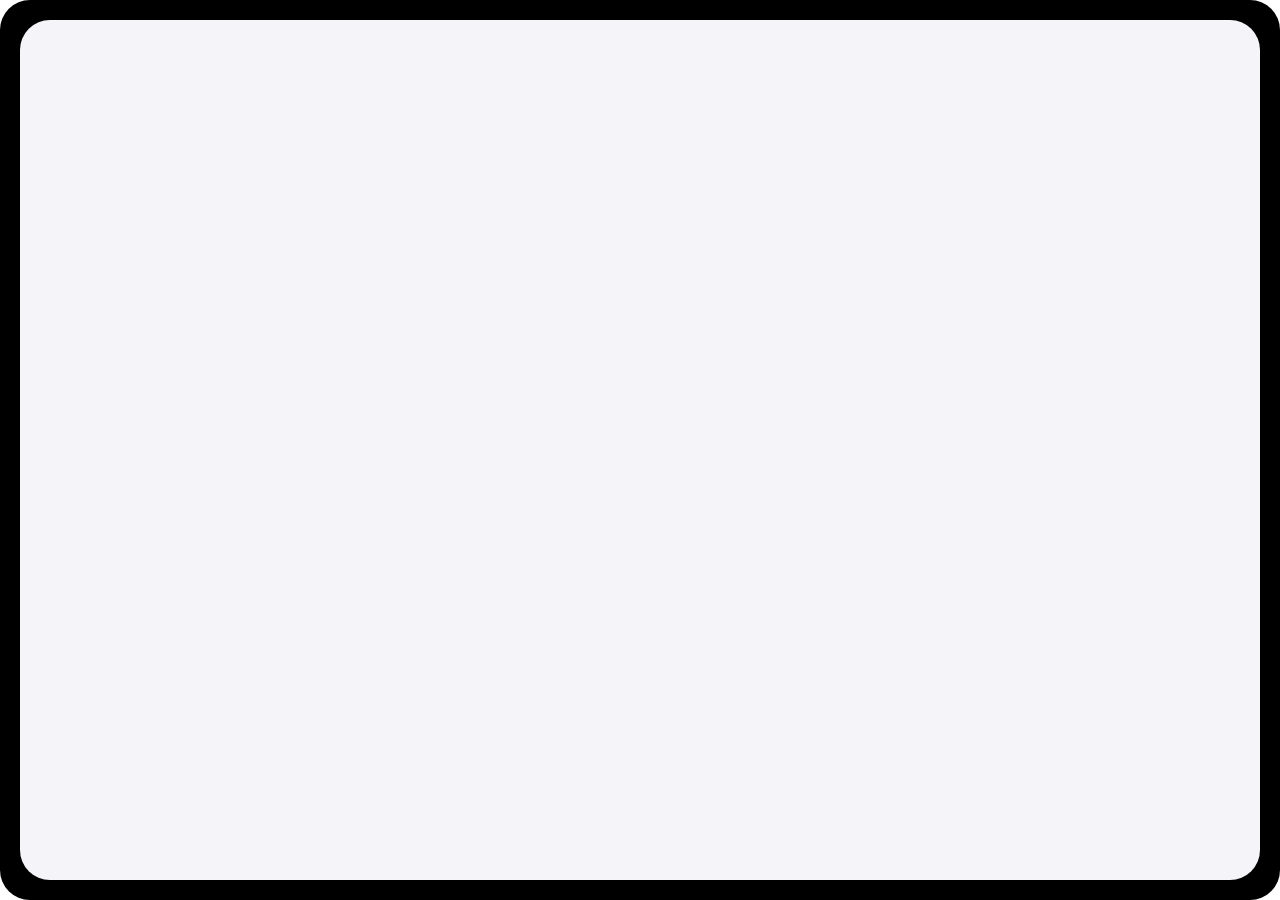
<file: Landing_Page_3/student_page.html>
<!DOCTYPE html>
<html lang="en">
<head>
    <meta charset="UTF-8">
    <meta name="viewport" content="width=device-width, initial-scale=1.0">
    <title>student details</title>
    <link rel="stylesheet" href="style.css">
</head>
<body>
    <div class="first-container">

        <div class="second-container">

        </div>
    </div>
</body>
</html>
</file>
<file: Fees_Management/style.css>
@import url('https://fonts.googleapis.com/css2?family=Inter:ital,opsz,wght@0,14..32,100..900;1,14..32,100..900&family=Poppins:ital,wght@0,100;0,200;0,300;0,400;0,500;0,600;0,700;0,800;0,900;1,100;1,200;1,300;1,400;1,500;1,600;1,700;1,800;1,900&family=Roboto:ital,wght@0,100..900;1,100..900&family=Urbanist:ital,wght@0,100..900;1,100..900&display=swap');

*{
    padding: 0;
    margin: 0;
    box-sizing: border-box;
}

.main-container{
    background-color: #000;
    min-height: 100vh;
    min-width: 100vw;
    width: fit-content;
    height: auto;
    padding: 10px;
}

.container{
    background-color: #F5F4F9;
    min-width: 100%;
    min-height: 100%;
    height: fit-content;
    width: fit-content;
    padding: 10px;
    display: flex;
    flex-direction: row;
    border-radius: 10px;
    gap: 10px;

}
.side-bar{
    /* border: 1px solid black; */
    background-color: #000;
    border-radius: 24px;
    padding: 10px;
    display: flex;
    flex-direction: column;
    justify-content: space-between;
    width: 18rem;
}
.side-logo {
    display: flex;
    flex-direction: column;
    justify-content: space-between;
}

.logo {
    display: flex;
    justify-content: center;
    align-items: center;
    gap: 10px;
}

.logo img {
    width: 52px;
    height: 52px;
}

.logo span {
    font-family: "Urbanist", sans-serif;
    font-weight: 600;
    font-size: 32px;
    line-height: 100%;
    letter-spacing: 6%;
    color: #FFFFFF;
}

.side-options {
    margin-top: 30px;
    /* border: 1px solid black; */
}

.side-options ul {
    list-style-type: none;
}

.side-options ul li {
    margin-bottom: 10px;
}

.button-orientation {
    display: flex;
    /* justify-content: center; */
    align-items: center;
    color: #FFFFFF;
    gap: 15px;
    width: 100%;
    /* border: 1px solid white; */
    padding: 10px;
    cursor: pointer;
}

.button-orientation img {
    width: 22px;
    height: 22px;
}

.button-orientation img:hover {
    fill: invert(1);
}

.button-orientation a {
    text-decoration: none;
    color: #FFFFFF;
    font-family: "Inter", sans-serif;
    font-size: 18px;
    font-weight: 400;
}

.button-orientation:hover {
    background-color: #F1EEFF;
    border-radius: 7px;

}

.button-orientation:hover img,
.button-orientation:hover a {
    filter: brightness(1) invert(1);
}


.log-out{
    display: flex;
    justify-content: space-between;
    align-items: center;
    font-family: "Inter", sans-serif;
}
.log-out-btn button{
    width: 100%;
    border-radius: 7px;
    padding: 7px;
    cursor: pointer;

}

.main-content{
    /* border: 1px solid black; */
    display: flex;
    flex-direction: column;
    gap: 10px;
    width: 100%;
}

.top-bar{
    /* border: 1px solid black; */
    width: 100%;
    display: flex;
    flex-direction: row;
    justify-content: space-between;
    align-items: center;
    padding: 10px 5px;
}
.left{
    display: flex;
    flex-direction: row;
    gap: 20px;
}
.collapse-button{
    height: 50px;
    width: 50px;
    border-radius: 12px;
    padding: 12px;
    box-shadow: 2px 4px 4px #0000001a;
    border: none;
    outline: none;
    cursor: pointer;
}

.search-bar{
    display: flex;
    justify-content: center;
    align-items: center;
    gap: 10px;
    padding: 13px 14px;
    border-radius: 34px;
    background-color: #EBEAEF;;
    width: 346px;
}

.search-bar input{
    border: none;
    outline: none;
    background: transparent;
}
.search-text{
   font-family: "Poppins", sans-serif;
   font-size: 20px;
   font-weight: 400;
}

.right{
    display: flex;
    flex-direction: row;
    gap: 12px;
    /* position: relative; */
}

.right-button{
    width: 50px;
    height: 50px;
    border-radius: 35px;
    padding: 12px;
    background-color: #ECEBF1;
    display: flex;
    flex-direction: row;
    outline: none;
    border: none;
    
}

.right-button img{
   width: 24px;
   height: 24px;
}

.charts-table{
    display: flex;
    flex-direction: column;
    width: 100%;
    gap: 10px;
}
.charts{
    /* border: 1px solid black; */
    display: flex;
    flex-direction: column;
    gap: 10px;
}
.charts span{
    font-family:"Inter", sans-serif;
    font-size: 32px;
    font-weight: 500;
    line-height: 120%;
    letter-spacing: 1%;
    vertical-align: middle;
}
.chart-area{
    display: flex;
    flex-direction: row;
    gap: 10px;
}
.left-chart{
    /* border: 1px solid black; */
    width: 50%;
    padding: 10px;
    background-color: #FFFFFF;
    border-radius: 24px;
    display: flex;
    flex-direction: column;
    gap: 10px;
}
 .bar{
    /* border: 1px solid black; */
    display: flex;
    flex-direction: row;
    justify-content: space-between;
    align-items: center;

}
.bar span{
    font-family:"Inter", sans-serif;
    font-size: 20px;
    font-weight: 500;
    line-height: 120%;
    letter-spacing: 1%;
    vertical-align: middle;
}
.main-chart img{
    width: 100%;
}
.right-chart{
    /* border: 1px solid black; */
    width: 50%;
    display: flex;
    flex-direction: row;
    gap: 10px;

}
.fee-status{
    /* border: 1px solid black; */
    width: 45%;
    background-color: #fff;
    border-radius: 24px;
    padding: 10px;
    display: flex;
    flex-direction: column;
    gap: 15px;
}
.fee-status .bar span{
    font-size:20px ;
}
.number-condition{
    display: flex;
    flex-direction: row;
    justify-content: space-between;
    align-items: center;
    border: 1px solid #D3D3D3 ;
    border-radius: 10px;
    padding: 10px;

}
.number-condition span{
    font-family:"Inter", sans-serif;
    font-size: 24px;
    font-weight: 500;
    line-height: 100%;
    letter-spacing: 0%;
}
.student-situation-card{
    display: flex;
    flex-direction: column;
    gap: 10px;
}

.criteria{
    border-radius: 30px;
    /* background-color:#EFFFF1; */
    /* border: 1px solid black; */

}

 .criteria ul {
    
  list-style-position: inside;
  padding-left: 0;
  margin: 0;
  padding: 5px;
}

#paid{
     border-radius: 30px;
    color: #4BD670;
    background-color: #EFFFF1;
    width: fit-content;
}
#pending{
     border-radius: 30px;
    color: #FFAE43;
    background-color: #FDF6D8;
    width: fit-content;
}
#overdue{
     border-radius: 30px;
    color: #FF414B;
    background-color: #FFEDED;
    width: fit-content;
}

.annual{
    background-color: #F5F4F9;
    border: none;
    outline: none;
    padding: 5px;
    border-radius: 6px;
    cursor: pointer;
    text-align: left;
    color: #777777 ;
    font-weight: 400;
    line-height: 120%;
    font-size: 12px;
    width: fit-content;
    /* border: 1px solid black; */
}

.fee-overview{
    /* border: 1px solid black; */
    width: 55%;
    display: flex;
    flex-direction: column;
    gap: 10px;
    background-color: #fff;
    border-radius: 24px;
    padding: 10px;
}

.fee-bar{
    display: flex;
    flex-direction: row;
    justify-content: space-between;
}
.fee-bar span
{
    font-family:"Inter", sans-serif;
    font-size: 20px;
    font-weight: 500;
    line-height: 100%;
    letter-spacing: 0%;
    vertical-align: middle;
}
.blocks{
    display: grid;
    grid-template-columns: 50% 50%;
    grid-template-rows: 50% 50%;
    gap: 4px;
    /* border: 1px solid black; */
    height: 100%;
    /* width: 100%; */
}
.block-card{
    background-color: #C3EBFA;
    border-radius: 16px;
    padding: 10px;
    display: flex;
    justify-content: center;
    align-items: center;
}
.block-card .main-text{
    font-family:"Inter", sans-serif;
    font-size: 20px;
    font-weight: 500;
    line-height: 100%;
    letter-spacing: 0%;
}
.block-card .below-text{
    font-family:"Inter", sans-serif;
    font-size: 14px;
    font-weight: 500;
    line-height: 100%;
    letter-spacing: 0%;
}
.details-bar{
    display: flex;
    flex-direction: column;
    gap: 10px;
    padding: 15px 10px 10px 10px;
    background-color: #fff;
    border-radius: 24px;
    /* border: 1px solid black; */
}

.details-top-bar{
    /* border: 1px solid black; */
    display: flex;
    flex-direction: row;
    justify-content: space-between;
    align-items: center;
}
.bar-text span{
    font-family:"Inter", sans-serif;
    font-size: 20px;
    font-weight: 400;
    line-height: 120%;
    letter-spacing: 0%;
    vertical-align: middle;
    letter-spacing: 0%;
}
.bar-buttons{
    display: flex;
    flex-direction: row;
    /* border: 1px solid black; */
    gap: 15px;
}
.searchbar-filter{
    display: flex;
    flex-direction: row;
    align-items: center;
    justify-content: center;
    gap: 5px;
}
.search-bar-data{
    display: flex;
    justify-content: center;
    align-items: center;
    gap: 10px;
    padding: 0.5rem 0.5rem;
    border-radius: 42px;
    background-color: #EBEAEF;;
    width: 13rem;
}
.search-img-data{
    height: 0.7rem;
    width: 0.7rem;
}

.search-bar-data input{
    border: none;
    outline: none;
    background: transparent;
}
.search-text-data{
   font-family:"Inter", sans-serif;
    font-size: 12px;
    font-weight: 400;
    line-height: 120%;
    letter-spacing: 0%;
    vertical-align: middle;
    letter-spacing: 0%;
}
.calender{
    display: flex;
    flex-direction: row;
    justify-content: center;
    align-items: center;
    gap: 7px;
    padding: .5rem;
    background-color: #F5F4F9;

    border-radius: 6px;
    color:#777777;
    font-family:"Inter", sans-serif;
    font-size: 12px;
    font-weight: 400;
    line-height: 120%;
    letter-spacing: 0%;
    vertical-align: middle;
    letter-spacing: 0%;
    border: none;
    cursor: pointer;
}
.calender img{
    width: 0.7rem;
    height: 0.7rem;
}
.classes img{
    width: 0.9rem;
    height: 0.7rem;
}
.status img{
    width: 0.9rem;
    height: 0.7rem;
}
.classes{
    display: flex;
    flex-direction: row;
    justify-content: center;
    align-items: center;
    gap: 7px;
    padding: .5rem;
    background-color: #F5F4F9;

    border-radius: 6px;
    color:#777777;
    font-family:"Inter", sans-serif;
    font-size: 12px;
    font-weight: 400;
    line-height: 120%;
    letter-spacing: 0%;
    vertical-align: middle;
    letter-spacing: 0%;
    border: none;
    cursor: pointer;
}
.status{
    display: flex;
    flex-direction: row;
    justify-content: center;
    align-items: center;
    gap: 7px;
    padding: .5rem;
    background-color: #F5F4F9;

    border-radius: 6px;
    color:#777777;
    font-family:"Inter", sans-serif;
    font-size: 12px;
    font-weight: 400;
    line-height: 120%;
    letter-spacing: 0%;
    vertical-align: middle;
    letter-spacing: 0%;
    border: none;
    cursor: pointer;
}


.operation-button{
    border-radius: 6px;
    border-color: #DEDEDE;
    display: flex;
    flex-direction: row;
    justify-content: space-between;
    align-items: center;
    /* background-color: #CBCCCD; */
}

.operation-button button{
    border-radius: 6px;
    border: 1px solid var(--footer-border-color);
    width: 4rem;
    padding: 5px;
}
.button-text{
     font-family: "Inter", sans-serif;
     font-size: 10px;
     font-weight: 500;
     line-height: 120%;
     letter-spacing: 0%;
     color: #404040;
}

.students-datas{
    background-color: #fff;
    border-radius: 14px;
    /* width: 100%;  */
    /* border: 1px solid black; */
}
table.student-information {
  width: 100%;
  border-collapse: separate;
  border-spacing: 0;
  border: 1px solid #EDF9FD;
  border-radius: 14px;
  overflow: hidden;
}
th {
    
  background-color: #EDF9FD;
  font-family: "Poppins", sans-serif;
  font-weight: 400;
  text-align: left;
  padding: 9px 9px;
  /* border-radius: 14px; */
  border-left: none;
  border-right: none;
  border-bottom: 1px solid #D1D1D1;
}
td {
  padding: 9px 9px;
  border-bottom: 1px solid #D1D1D1;
  color: #A0A0A0;
  vertical-align: middle;
  font-family: "Inter", sans-serif;
  font-size: 12px;
  border-left: none;
  border-right: none;
  text-align: left
}
table.modern-table tbody tr:last-child td{
    border-bottom: none;
}
.transparent-heading{
    color: transparent;
    text-align: center;
}

.individual-data{
    display: flex;
    flex-direction: row;
    justify-content: start;
    align-items: center;
    gap: 5px;
}
.action-button{
    display: flex;
    flex-direction: row;
    justify-content: space-between;
    align-items: center;
    cursor: pointer;
    width: 5rem;
}
.criteria-1{
    width: fit-content;
}
.student-information tr:has(input[type="checkbox"]:checked) {
  background-color: #e6f7ff; 
}
.operation-button span{
    font-family: "Inter", sans-serif;
    font-size: 0.7rem;
    font-weight: 500;
    vertical-align: middle;
    line-height: 100%;
    color: #CBCCCD;
}
</file>
<file: Login/style.css>
@import url('https://fonts.googleapis.com/css2?family=Inter:ital,opsz,wght@0,14..32,100..900;1,14..32,100..900&family=Poppins:ital,wght@0,100;0,200;0,300;0,400;0,500;0,600;0,700;0,800;0,900;1,100;1,200;1,300;1,400;1,500;1,600;1,700;1,800;1,900&family=Roboto:ital,wght@0,100..900;1,100..900&family=Urbanist:ital,wght@0,100..900;1,100..900&display=swap');

*{
    padding: 0;
    margin: 0;
    box-sizing: border-box;
}

#wrapper{
    min-width: 100vh;
    width: auto;
    min-height: 100vh;
    height: auto;
    overflow-x: hidden;
    overflow-y: auto;
    margin: auto auto;
    background-color: #000000;
    padding: 20px 20px;
    display: flex;
    justify-content: center;
    align-items: center;
}

.container{
    background-color: #dee7e9;
    /* height: 100%; */
    /* width: 100%; */
    width: 50%;
    height: 100%;
    display: flex;
    justify-content: center;
    align-items: center;
    border-radius: 20px;
    padding: 4rem;
}

.login-form{
    /* border: 1px solid black; */
    background-color: #fff;
    height: 100%;
    width: 100%;
    display: flex;
    flex-direction: column;
    gap: 2rem;
    border-radius: 20px;
    padding: 2rem 0;
}

.logo{
    /* border: 1px solid black; */
    display: flex;
    justify-content: center;
    align-items: center;
    padding: 10px;
}
.logo span{
    font-family: "Urbanist", sans-serif;
    font-weight: 600;
    font-size: 32px;
    line-height: 100%;
    letter-spacing: 6%;
    box-shadow: 2px 4px 0px rgb(0,0,0,0.19);
    border: none;
    border-radius: 20px;
    padding: 0.5rem;
}
.login-details{
    /* border: 1px solid black; */
    display: flex;
    flex-direction: column;
    gap: 2rem;
    justify-content: center;
    align-items: center;
    padding: 10px;
}

.login-details span{
    font-family: "Urbanist", sans-serif;
    font-weight: 600;
    font-size: 20px;
    line-height: 100%;
    letter-spacing: 6%;
}

form{
    display: flex;
    flex-direction: column;
    gap: 1.5rem;
}
form div{
    display: flex;
    justify-content: space-between;
    align-items: center;
    gap: 3rem;
}
label{
     font-family: "Urbanist", sans-serif;
    font-weight: 600;
    font-size: 20px;
    line-height: 100%;
    letter-spacing: 6%;
}

input{
    border-radius: 8px;
    border: 1px solid #D4D4D4;
    background-color: #FFFFFF;
    padding: 0.4rem;
    box-shadow: inset 0px 2px 4px 0px rgb(0,0,0,0.19);
}

button{
    padding: 0.4rem 1rem;
    border-radius: 10px;
    border: none;
    background-color: #dee7e9;
    font-family: "Urbanist", sans-serif;
    font-weight: 600;
    font-size: 15px;
    line-height: 100%;
    letter-spacing: 6%;
    box-shadow: inset 0px 2px 4px 0px rgb(0,0,0,0.19);
    cursor: pointer;

}

button:hover{
    background-color: #c3e6ef;
    transform: scale(1.2);
    transition: transform 0.3s ease-in-out;
}
</file>
<file: School_Management/style.css>
@import url('https://fonts.googleapis.com/css2?family=Inter:ital,opsz,wght@0,14..32,100..900;1,14..32,100..900&family=Poppins:ital,wght@0,100;0,200;0,300;0,400;0,500;0,600;0,700;0,800;0,900;1,100;1,200;1,300;1,400;1,500;1,600;1,700;1,800;1,900&family=Roboto:ital,wght@0,100..900;1,100..900&family=Urbanist:ital,wght@0,100..900;1,100..900&display=swap');

*{
    padding: 0;
    margin: 0;
    box-sizing: border-box;
}

.main-container{
    background-color: #000;
    min-height: 100vh;
    min-width: 100vw;
    width: fit-content;
    height: auto;
    padding: 10px;
}

.container{
    background-color: #F5F4F9;
    min-width: 100%;
    min-height: 100%;
    height: fit-content;
    width: fit-content;
    padding: 10px;
    display: flex;
    flex-direction: row;
    border-radius: 10px;
    gap: 10px;

}
.side-bar{
    /* border: 1px solid black; */
    background-color: #000;
    border-radius: 10px;
    padding: 10px;
    display: flex;
    flex-direction: column;
    justify-content: space-between;
    width: 18rem;
}
.side-logo {
    display: flex;
    flex-direction: column;
    justify-content: space-between;
}

.logo {
    display: flex;
    justify-content: center;
    align-items: center;
    gap: 10px;
}

.logo img {
    width: 52px;
    height: 52px;
}

.logo span {
    font-family: "Urbanist", sans-serif;
    font-weight: 600;
    font-size: 32px;
    line-height: 100%;
    letter-spacing: 6%;
    color: #FFFFFF;
}

.side-options {
    margin-top: 30px;
    /* border: 1px solid black; */
}

.side-options ul {
    list-style-type: none;
}

.side-options ul li {
    margin-bottom: 10px;
}

.button-orientation {
    display: flex;
    /* justify-content: center; */
    align-items: center;
    color: #FFFFFF;
    gap: 15px;
    width: 100%;
    /* border: 1px solid white; */
    padding: 10px;
    cursor: pointer;
}

.button-orientation img {
    width: 22px;
    height: 22px;
}

.button-orientation img:hover {
    fill: invert(1);
}

.button-orientation a {
    text-decoration: none;
    color: #FFFFFF;
    font-family: "Inter", sans-serif;
    font-size: 18px;
    font-weight: 400;
}

.button-orientation:hover {
    background-color: #F1EEFF;
    border-radius: 7px;

}

.button-orientation:hover img,
.button-orientation:hover a {
    filter: brightness(1) invert(1);
}


.log-out{
    display: flex;
    justify-content: space-between;
    align-items: center;
    font-family: "Inter", sans-serif;
}
.log-out-btn button{
    width: 100%;
    border-radius: 7px;
    padding: 7px;
    cursor: pointer;

}

.main-content{
    /* border: 1px solid black; */
    display: flex;
    flex-direction: column;
    gap: 10px;
    width: 100%;
}

.top-bar{
    /* border: 1px solid black; */
    width: 100%;
    display: flex;
    flex-direction: row;
    justify-content: space-between;
    align-items: center;
    padding: 10px 5px;
}
.left{
    display: flex;
    flex-direction: row;
    gap: 20px;
}
.collapse-button{
    height: 50px;
    width: 50px;
    border-radius: 12px;
    padding: 12px;
    box-shadow: 2px 4px 4px #0000001a;
    border: none;
    outline: none;
    cursor: pointer;
}

.search-bar{
    display: flex;
    justify-content: center;
    align-items: center;
    gap: 10px;
    padding: 13px 14px;
    border-radius: 34px;
    background-color: #EBEAEF;;
    width: 346px;
}

.search-bar input{
    border: none;
    outline: none;
    background: transparent;
}
.search-text{
   font-family: "Poppins", sans-serif;
   font-size: 20px;
   font-weight: 400;
}

.right{
    display: flex;
    flex-direction: row;
    gap: 12px;
    /* position: relative; */
}

.right-button{
    width: 50px;
    height: 50px;
    border-radius: 35px;
    padding: 12px;
    background-color: #ECEBF1;
    display: flex;
    flex-direction: row;
    outline: none;
    border: none;
    
}

.right-button img{
   width: 24px;
   height: 24px;
}

.dashboard-content{
    /* border: 1px solid black; */
    display: flex;
    flex-direction: column;
    gap: 10px;
}
.above-dashboard{
    /* border: 1px solid black; */
    display: flex;
    flex-direction: row;
    gap: 10px;
    
}
.a-left-dashboard{
    /* border: 1px solid black; */
    display: flex;
    flex-direction: column;
    gap: 10px;
}
.greeting{
    /* border: 1px solid black; */
    padding: 10px;
    background-color: #fff;
    display: flex;
    flex-direction: row;
    border-radius: 24px;
    justify-content: space-between;
    width: 47rem;
    height: 15.5rem;
}
.greeting-image{
    width: 18em;
    height: 13em;
    display: flex;
    justify-content: center;
    align-items: center;
}
.greeting-text{
    padding: 15px;
}
.greeting-text p{
     font-family: "Poppins", sans-serif; 
     font-size: 1.5em;
     font-weight: 500;
     line-height: 100%;
     letter-spacing: 0%;
}
.greeting-text span{
    font-family: "Poppins", sans-serif;
    font-size: 1em;
    font-weight: 300;
    line-height: 100%;
    letter-spacing: 0%;
    color: #8F8F8F ;
}
.below-greeting{
    /* border: 1px solid black; */
    display: flex;
    flex-direction: row;
    gap: 10px;
    /* width: 26rem; */
    height: 17.5rem ;
}
.student{
    /* border: 1px solid black; */
    padding: 10px;
    display: flex;
    flex-direction: column;
    gap: 10px;
    background-color: #FFFFFF;
    border-radius: 24px;
}
.bar{
    display: flex;
    flex-direction: row;
    justify-content: space-between;
    align-items: center;
}
.bar span{
    font-size: 20px;
    font-weight: 500;
    font-family: "Inter", sans-serif;
    line-height: 120%;
    letter-spacing: 0%;
    vertical-align: middle;
}
.notice-board{
    /* border: 1px solid black; */
    display: flex;
    flex-direction: column;
    gap: 10px;
    padding: 10px;
    width: 100%;
    background-color: #fff;
    border-radius: 24px;
    width: 100%;
}
.notice-board .bar{
    display: flex;
    flex-direction: row;
    justify-content: space-between;
}
.notice-board a{
    text-decoration: none;
    color: #969696;
    border-bottom: 1px solid #969696;
    font-size: 10px;
    font-family: "Inter", sans-serif;

}
.box{
    display: flex;
    flex-direction: row;
    gap: 7px;
    padding: 7px;
    border: 1px solid #C9C9C9;
    border-radius: 10px;
}

.box span p{
    font-size: 14px;
    font-family:"Inter", sans-serif;
    font-weight: 400;
    line-height: 120%;
    vertical-align: middle;
    letter-spacing: 0%;
}
.box span span{
    font-family:"Inter", sans-serif;
    font-size: 10px;
    font-weight: 400;
    line-height: 120%;
    color:#969696 ;
}
.noti-color-1{
    background-color: #FFED9F;
    display: flex;
    justify-content: center;
    align-items: center;
    height: 2.5rem;
    width: 2.5rem;
    border-radius: 5px;
}
.noti-color-2{
    background-color: #D6DAFF;
    display: flex;
    justify-content: center;
    align-items: center;
    height: 2.5rem;
    width: 2.5rem;
    border-radius: 5px;
}

.modification{
    display: flex;
    flex-direction: row;
    /* justify-content: center;
    align-items: center; */
}
.modify{
    text-align: center;
}
.a-right-dashboard{
    /* border: 1px solid black; */
    display: flex;
    flex-direction: column;
    gap: 10px;
    width: 100%;
}
.r-above-dashboard{
    /* border: 1px solid black; */
    display: flex;
    flex-direction: row;
    gap: 10px;
    width: 100%;
    height: fit-content;
}
.cards{
    /* border: 1px solid black; */
    display: flex;
    flex-direction: column;
    gap: 10px;
    width: 12rem;
    height: 22rem;

}
.card-1{
    /* border: 1px solid black; */
    padding: 10px;
    background-color: #F8E38D;
    border-radius: 20px;
    height: 7rem;

}
.card-2{
    /* border: 1px solid black; */
     padding: 10px;
    background-color: #E2D8FC;
    border-radius: 20px;
     height: 7rem;
}
.card-3{
    /* border: 1px solid black; */
     padding: 10px;
    background-color: #F8E38D;
    border-radius: 20px;
     height: 7rem;
}
.calender{
    /* border: 1px solid black; */
    width: 100%;
    background-color: #fff;
    border-radius: 24px;
    display: flex;
    justify-content: center;
}
.financial{
    /* border: 1px solid black; */
    width: 100%;
    padding: 20px;
    background-color: #fff;
    border-radius: 24px;
    display: flex;
    flex-direction: column;
    gap: 10px;
    height: 100%;
}
.name{
    display: flex;
    flex-direction: row;
    justify-content: space-between;
}
.name span{
    font-family: "Inter", sans-serif;
    font-weight: 500;
    font-size: 20px;
    line-height: 120%;
    vertical-align: middle;
}
.date{
    padding: 10px;
    border-radius: 6px;
    background-color: #F5F4F9;
    color: #777777;
    font-size: 12px;
    font-weight: 400;
    font-family: "Inter", sans-serif;
    border: none;
}
.time{
    padding: 10px;
    border-radius: 6px;
    background-color: #F5F4F9;
    color: #777777;
    font-size: 12px;
    font-weight: 400;
    font-family: "Inter", sans-serif;
    border: none;
}
.financial-card{
    display: flex;
    flex-direction: row;
    gap: 20px;
    height: 100%;

}
.income-card{
    padding: 25px;
    background-color: #C3EBFA;
    height: 100%;
    width: 50%;
    border-radius: 13px;
    font-size: 24px;
    font-weight: 500;
    display: flex;
    flex-direction: column;
    justify-content: center;
    align-items: center;
}
.expense-card{
    padding: 25px;
    background-color: #C3EBFA;
    height: 100%;
    width: 50%;
    border-radius: 13px;
    font-size: 24px;
    font-weight: 500;
     display: flex;
    flex-direction: column;
    justify-content: center;
    align-items: center;
}
.below-dashboard{
    /* border: 1px solid black; */
    display: flex;
    flex-direction: row;
    gap: 10px;
}
.chart{
    background-color: #fff;
    border-radius: 24px;
}
.fee-status{
    display: flex;
    flex-direction: column;
    gap: 10px;
    background-color: #fff;
    border-radius: 24px;
    padding: 15px;
    height: fit-content;
    width: 13rem;
}

.status{
    display: flex;
    flex-direction: row;
    justify-content: space-between;
    align-items: center;
    /* width: 13rem; */
}
.status span{
    font-size: 20px;
    vertical-align: middle;
    font-weight: 500;
    font-family: "Inter", sans-serif;
    line-height: 120%;
}
.numbers{
    display: flex;
    flex-direction: row;
    justify-content: space-between;
    padding: 7px;
    border: 1px solid #D3D3D3;
    border-radius: 5px;
}
.situation-1 ul li{
    background-color: #EFFFF1;
    color: #4BD670;
    border-radius: 30px;
    font-family: "Inter", sans-serif;
    font-size: 12.7px;
    font-weight: 600;

}
.situation-2 ul li{
    background-color: #FDF6D8;
    color: #FFAE43;
    border-radius: 30px;
    font-family: "Inter", sans-serif;
    font-size: 12.7px;
    font-weight: 600;

}
.situation-3 ul li{
    background-color: #FFEDED;
    color:#FF414B; 
    border-radius: 30px;
    font-family: "Inter", sans-serif;
    font-size: 12.7px;
    font-weight: 600;

}

.annual button{
    background-color: #F5F4F9;
    color: #777777;
    font-size: 12px;
    font-weight: 400;
    line-height: 120%;
    vertical-align: middle;
    border: none;
    outline:none;
    border-radius: 6px;
     padding: 5px;
}

.message-box{
    padding: 20px;
    width: 19rem;
    display: flex;
    flex-direction: column;
    gap: 10px;
    background-color: #fff;
    border-radius: 24px;
    height: fit-content;
}
.message{
    display: flex;
    flex-direction: row;
    justify-content: space-between;
    align-items: center;
}
.message span{
   font-family: "Inter", sans-serif;
   font-size: 20px;
   line-height: 120%;
   font-weight: 500;
   vertical-align: middle;
}
.individuals{
    display: flex;
    flex-direction: row;
    gap: 20px;
    align-items: center;
}
.individuals span{
   font-size: 10px;
    font-weight: 400;
    line-height: 120%;
    vertical-align: middle;
    font-family: "Inter", sans-serif;
    color: #969696;
}
.info{
    width: 100%;
}
.name-time p{
    font-size: 16px;
    font-weight: 400;
    line-height: 120%;
    vertical-align: middle;
    font-family: "Inter", sans-serif;
}
.name-time{
    display: flex;
    flex-direction: row;
    justify-content: space-between;
}
</file>
<file: Student Dashboard/style.css>
@import url('https://fonts.googleapis.com/css2?family=Inter:ital,opsz,wght@0,14..32,100..900;1,14..32,100..900&family=Poppins:ital,wght@0,100;0,200;0,300;0,400;0,500;0,600;0,700;0,800;0,900;1,100;1,200;1,300;1,400;1,500;1,600;1,700;1,800;1,900&family=Roboto:ital,wght@0,100..900;1,100..900&family=Urbanist:ital,wght@0,100..900;1,100..900&display=swap');

* {
    padding: 0;
    margin: 0;
    box-sizing: border-box;
    /* background-color: #000000; */
}
body{
    background-color: #000000;
}

#wrapper {
    min-height: 100vh;
    height: auto;
    overflow-y: auto;
    overflow-x: hidden;
    background-color: #000;
    padding: 20px 20px 20px 20px;
     margin: 0 auto;
     border-radius: 30px;
    /* border-radius: 30px; */
    width: 1600px;
    /* position: relative; */
}

.container {
    /* position: absolute; */
    width: 100%;
    margin: 0 auto;
    background-color: #F5F4F9;
    border-radius: 30px;
    padding: 10px;
    display: flex;
    flex-direction: row;
    gap: 10px;
}

.side-bar {
    border: 1px solid black;
    width: 20%;
    border-radius: 24px;
    padding: 15px;
    display: flex;
    flex-direction: column;
    justify-content: space-between;
    background-color: #000000;

}

.side-logo {
    display: flex;
    flex-direction: column;
    justify-content: space-between;
}

.logo {
    display: flex;
    /* justify-content: center; */
    align-items: center;
    gap: 10px;
}

.logo img {
    width: 52px;
    height: 52px;
}

.logo span {
    font-family: "Urbanist", sans-serif;
    font-weight: 600;
    font-size: 32px;
    line-height: 100%;
    letter-spacing: 6%;
    color: #FFFFFF;
}

.side-options {
    margin-top: 30px;
    /* border: 1px solid black; */
}

.side-options ul {
    list-style-type: none;
}

.side-options ul li {
    margin-bottom: 10px;
}

.button-orientation {
    display: flex;
    /* justify-content: center; */
    align-items: center;
    color: #FFFFFF;
    gap: 15px;
    width: 100%;
    /* border: 1px solid white; */
    padding: 10px;
    cursor: pointer;
}

.button-orientation img {
    width: 22px;
    height: 22px;
}

/* .button-orientation img:hover {
    fill: invert(1);
} */

.button-orientation a {
    text-decoration: none;
    color: #FFFFFF;
    font-family: "Inter", sans-serif;
    font-size: 18px;
    font-weight: 400;
}

.button-orientation:hover {
    background-color: #F1EEFF;
    border-radius: 7px;

}

.button-orientation:hover img,
.button-orientation:hover a {
    filter: brightness(1) invert(1);
}


.log-out {
    display: flex;
    justify-content: space-between;
    align-items: center;
    font-family: "Inter", sans-serif;
    font-weight: 500;
    font-size: 18px;
    line-height: 100%;

}

.log-out-btn button {
    width: 100%;
    border-radius: 7px;
    padding: 7px;
    cursor: pointer;
    padding: 7px 10px;
    border: none;
    outline: none;

}

.main-content {
    /* border: 1px solid black; */
    display: flex;
    flex-direction: column;
    gap: 10px;
    width: 100%;

}

.top-bar {
    /* border: 1px solid black; */
    width: 100%;
    display: flex;
    flex-direction: row;
    justify-content: space-between;
    align-items: center;
    padding: 10px 5px;
    margin-bottom: 1rem;
}

.top-bar-left {
    display: flex;
    flex-direction: row;
    gap: 20px;
}

.collapse-button {
    height: 50px;
    width: 50px;
    border-radius: 12px;
    padding: 12px;
    box-shadow: 2px 4px 4px #0000001a;
    border: none;
    outline: none;
    cursor: pointer;
}

.search-bar {
    display: flex;
    justify-content: center;
    align-items: center;
    gap: 10px;
    padding: 13px 14px;
    border-radius: 34px;
    background-color: #EBEAEF;
    width: 346px;
}

.search-bar input {
    border: none;
    outline: none;
    background: transparent;
}

.search-bar input::placeholder {
    font-family: "Poppins", sans-serif;
    font-size: 20px;
    font-weight: 400;
}

.search-text {
    font-family: "Poppins", sans-serif;
    font-size: 20px;
    font-weight: 400;

}

.top-bar-right {
    display: flex;
    flex-direction: row;
    gap: 12px;
    /* position: relative; */
}

.right-button {
    width: 50px;
    height: 50px;
    border-radius: 35px;
    padding: 12px;
    background-color: #ECEBF1;
    display: flex;
    flex-direction: row;
    outline: none;
    border: none;

}

.right-button img {
    width: 24px;
    height: 24px;
}

.card-area {
    /* border: 1px solid black; */
    display: flex;
    flex-direction: column;
    gap: 10px;
    width: 100%;
}

.card {
    background-color: #FFFFFF;
    border-radius: 24px;
    padding: 1.5rem 1rem;
    display: flex;
    flex-direction: column;
    gap: 20px;
    height: 100%;
    width: 100%;
    position: relative;

    /* border: 1px solid black; */
    /* position: relative; */
    /* justify-content: center; */
    /* align-items: center; */
}

.head-bar {
    display: flex;
    flex-direction: row;
    justify-content: space-between;
    align-items: center;
    width: 100%;
}

.card-name {
    font-size: 20px;
    font-size: 20px;
    line-height: 120%;
    letter-spacing: 0%;
    vertical-align: middle;
    font-family: "Inter", sans-serif;
}



.head-bar-right {
    display: flex;
    flex-direction: row;
    gap: 10px;
}

#subject-search-bar {
    padding: 0 10px;
    background-color: #F5F4F9;
    border-radius: 42px;
    justify-content: left;
    font-size: 12px;
    /* border: 1px solid black; */
    align-items: center;
    display: flex;
    gap: 10px;
}

#subject-search-bar input {
    border: none;
    outline: none;
    background: transparent;
    justify-content: center;
}

.search-text-subject {
    font-size: 12px;
    font-family: "Inter", sans-serif;
    font-weight: 400;
    line-height: 120%;
    letter-spacing: 0%;
    vertical-align: middle;
    width: 100%;
}

.search-text-subject::placeholder {
    color: #8E8D93;
    font-size: 12px;
}

#subject-search-bar img {
    height: 0.9rem;
    width: 0.9rem;
}

.lower-card {
    /* border: 1px solid black; */
    display: flex;
    flex-direction: row;
    gap: 10px;
    max-width: 100%;
}

#lower-left {
    width: 80%;
    
}
#lower-left .head-bar{
    padding-top: 10px;
}

.student-information {
    background-color: #fff;
    border: 1px solid #D1D1D1;
    width: 100%;
}

table.student-information {
    width: 100%;
    /* border-collapse: separate; */
    border-spacing: 0;
    border: 1px solid #D1D1D1;
    border-radius: 14px;
    overflow: hidden;
    width: 100%;

}

thead {
    width: 100%;
}

th {

    background-color: #EDF9FD;
    font-family: "Poppins", sans-serif;
    font-weight: 400;
    text-align: left;
    padding: 9px 9px;
    padding-left: 10px;
    /* border-radius: 14px; */
    border-left: none;
    border-right: none;
    border-bottom: 1px solid #D1D1D1;
}

td {

    padding: 9px 9px;
    padding-left: 10px;
    border-bottom: 1px solid #D1D1D1;
    color: #A0A0A0;
    vertical-align: middle;
    font-family: "Inter", sans-serif;
    font-size: 12px;
    border-left: none;
    border-right: none;
}

.in-progress {
    background-color: #EDF9FD;
    border-radius: 30px;
    padding: 10px 20px;
    color: #21AFE1;
    font-family: "Inter", sans-serif;
    font-size: 12.7px;
    font-weight: 600;
    line-height: 100%;
    letter-spacing: 0%;
    width: fit-content;
}

.completed {
    background-color: #EFFFF1;
    border-radius: 30px;
    padding: 10px 20px;
    color: #4BD670;
    font-family: "Inter", sans-serif;
    font-size: 12.7px;
    font-weight: 600;
    line-height: 100%;
    letter-spacing: 0%;
    width: fit-content;
}

.not-started {
    background-color: #FFF4FD;
    border-radius: 30px;
    padding: 10px 20px;
    color: #FF9BA4;
    font-family: "Inter", sans-serif;
    font-size: 12.7px;
    font-weight: 600;
    line-height: 100%;
    letter-spacing: 0%;
    width: fit-content;
}

.action-button {
    display: flex;
    flex-direction: row;
    gap: 2rem;
}

.operation-button {
    border-radius: 6px;
    border-color: #DEDEDE;
    display: flex;
    flex-direction: row;
    justify-content: space-between;
    align-items: center;

    /* background-color: #CBCCCD; */
}

.operation-button button {
    border-radius: 6px;
    border: 1px solid var(--footer-border-color);
    width: 4rem;
    padding: 5px;
    background-color: #fff;
    border: 1px solid #DEDEDE;
}

.button-text {
    font-family: "Inter", sans-serif;
    font-size: 10px;
    font-weight: 500;
    line-height: 120%;
    letter-spacing: 0%;
    color: #404040;
}

.operation-button span {
    font-family: "Inter", sans-serif;
    font-size: 0.7rem;
    font-weight: 500;
    vertical-align: middle;
    line-height: 100%;
    color: #CBCCCD;
}

#lower-right {
    width: 20%;
    display: flex;
    flex-direction: column;
    gap: 2rem;
    height: fit-content;
    
}
#lower-right .head-bar{
    padding-top: 10px;
}
.people-profile {
    display: flex;
    flex-direction: row;
    gap: 10px;
}

.people-desc {
    font-family: "Inter", sans-serif;
    font-size: 1rem;
    font-weight: 400;
    vertical-align: middle;
    line-height: 120%;
    vertical-align: middle;
    letter-spacing: 0%;
}

.people-desc span {
    font-family: "Inter", sans-serif;
    font-size: 10px;
    font-weight: 400;
    vertical-align: middle;
    line-height: 120%;
    vertical-align: middle;
    letter-spacing: 0%;
    color: #969696;
}

.profile-card {
    display: flex;
    flex-direction: column;
    gap: 1rem;
}

.above-card {
    /* border: 1px solid black;
    display: flex;
    flex-direction: row;
    width: 100%;
    gap: 10px; */
    /* background-color: #e0a7a7; */
    /* border: 1px solid black; */
    display: grid;
    /* gap: 10px; */
    grid-template-columns: 1fr 0.4fr 0.6fr 0.8fr 0.2fr 0.7fr;
    /* grid-template-columns: repeat(6,auto); */
    /* grid-template-rows: 1fr 0.4fr 0.6fr 1fr; */
    grid-template-rows: auto auto auto auto;
    /* height: 100vh; */
    grid-template-areas:
        "a1 a1 a1 a2 a3 a3"
        "a4 a5 a5 a2 a3 a3"
        "a4 a5 a5 a6 a6 a7"
        "a8 a8 a9 a9 a9 a7";
}

.container-1 {
    grid-area: a1;
    /* border: 1px solid black; */
    padding: 10px;
    position: relative;
}


.human-img{
    height: fit-content;
    width: fit-content;
    
}
.hman-img img{
    left: 376px;
}
#profile-info{
    display: flex;
    flex-direction: row;
    justify-content: space-between;
    padding: 0;
    
}
.profile-desc{
    display: flex;
    flex-direction: column;
    gap: 10px;
    padding: 2rem 0 0 2rem;
    width: 100%;
}
.profile-desc p{
    font-family: "Poppins", sans-serif;
    font-weight: 500;
    font-size: 28px;
    line-height: 100%;
    letter-spacing: 0%;
    color: #000000;
}
.profile-desc span{
    font-family: "Poppins", sans-serif;
    font-weight: 300;
    font-size: 18px;
    line-height: 100%;
    letter-spacing: 0%;
    color: #797979;
}

.container-2 {
    grid-area: a2;
    /* border: 1px solid black; */
    padding: 10px;
}
.chart-button{
    display: flex;
    flex-direction: column;
    justify-content: space-between;
    width: 100%;
    height: 100%;
    /* border: 1px solid black; */
}
.chart{
    display: flex;
    flex-direction: column;
    gap: 10px;
    padding: 10px;
}

.chart ul{
    display: flex;
    flex-direction: row;
    justify-content: space-between;
    padding-left: 1rem;
    list-style: disc;
}
.chart li{
    font-size: 12px;
    font-family:"Inter", sans-serif;
    font-weight: 300;
    line-height: 120%;
    vertical-align: middle;
    letter-spacing: 0%;
    color: #777777;
}
.chart li::marker{
    font-size: 1.5em;
    color:#CFCEFF;
}
#present::marker{
    color:#CFCEFF;
}
#absent::marker{
    color:#FAE27C;
}
.pie-chart{
    display: flex;
    align-items: center;
    justify-content: center;
}
.pie-chart-one{

    /* border: 1px solid black; */
    height: 100%;
    border-radius: 50% ;
    padding: 1.5rem;
    height: 151.58px;
    width: 151.58px;
    background-color: #CFCEFF;
}
.pie-chart-two{

    /* border: 1px solid black; */
    height: 100%;
    border-radius: 50% ;
    padding: 10px;
    display: flex;
    align-items: center;
    justify-content: center;
    background-color: #fff;
}
.pie-chart-two span{
    font-family:"Inter", sans-serif;
    font-weight: 400;
    font-size: 20px;
    line-height: 120%;
    letter-spacing: 0%;
    color: #000000;
    
}
.container-3 {
    grid-area: a3;
    /* border: 1px solid black; */
    padding: 10px;
}
#calendar{
    gap: 2rem;
    cursor: pointer;
}
#date .card-name{
    font-family:"Inter", sans-serif;
    font-weight: 600;
    font-size: 14px;
    line-height: 14px;
    letter-spacing: 0%;
    color: #4A5660;
    
}
#date img{
    width: 16px;
    height: 16px;
    display: flex;
    align-items: center;
}
.days{
    display: flex;
    flex-direction: row;
    justify-content: space-between;
}
.days p{
    /* border: 1px solid black; */
    font-family:"Inter", sans-serif;
    font-weight: 600;
    font-size: 10px;
    line-height: 12px;
    letter-spacing: 0%;
    letter-spacing: 1.5px;
    color: #B5BEC6;
}
.date-count
{
    display: grid;
    grid-template-columns: repeat(7,1fr);
    grid-template-rows: repeat(5,auto);
    height: 100%;
    /* gap: 10px; */
}
.date-count p{
    display: flex;
    justify-content: center;
    align-items: center;
    /* cursor: pointer; */
}
.date-count p{
    font-family:"Inter", sans-serif;
    font-weight: 600;
    font-size: 16px;
    line-height: 18px;
    letter-spacing: 0%;
    color: #4A5660;
}
.date-count p:hover{
    background-color: #F04D23;
    border-radius: 50%;
    color: #FFFFFF ;
    transform: scale(1.2);
    transition: transform 0.2s ease-in-out;
}

.container-4 {
    grid-area: a4;
    /* border: 1px solid black; */
    padding: 10px;
    display: flex;
    flex-direction: column;
    height: 100%;
    gap: 10px;
}
.small-cards{
    display: flex;
    flex-direction: row;
    gap: 10px;
    height: 50%;
}
.individual-card{
    display: flex;
    flex-direction: column;
    gap: 10px;
    background-color: #fff;
    border-radius: 24px;
    padding: 20px 16px;
    width: 50%;
    height: 100%;
    justify-content: center;
    /* align-items: center; */
}
.card-desc{
    display: flex;
    flex-direction: row;
    gap: 10px;
    /* justify-content: center; */
    align-items: center;
}
.card-desc span{
    font-family: "Poppins", sans-serif;
    font-weight: 400;
    font-size: 26px;
    line-height: 100%;
    letter-spacing: 0%;
    vertical-align: middle;
    color: #000000;
}
.individual-card p{
    font-family: "Poppins", sans-serif;
    font-weight: 400;
    font-size: 16px;
    line-height: 100%;
    letter-spacing: 0%;
    vertical-align: middle;
    color: #B8B8B8;
}
.container-5 {
    grid-area: a5;
    /* border: 1px solid black; */
    padding: 10px;
}
.notice-board{
    /* border: 1px solid black; */
    display: flex;
    flex-direction: column;
    gap: 10px;
    padding: 10px;
    width: 100%;
    background-color: #fff;
    border-radius: 24px;
    width: 100%;
}
.notice-board .bar{
    display: flex;
    flex-direction: row;
    justify-content: space-between;
}
.notice-board a{
    text-decoration: none;
    color: #969696;
    border-bottom: 1px solid #969696;
    font-size: 10px;
    font-family: "Inter", sans-serif;

}
.box{
    display: flex;
    flex-direction: row;
    gap: 7px;
    padding: 7px;
    border: 1px solid #C9C9C9;
    border-radius: 10px;
}

.box span p{
    font-size: 14px;
    font-family:"Inter", sans-serif;
    font-weight: 400;
    line-height: 120%;
    vertical-align: middle;
    letter-spacing: 0%;
}
.box span span{
    font-family:"Inter", sans-serif;
    font-size: 10px;
    font-weight: 400;
    line-height: 120%;
    color:#969696 ;
}
.noti-color-1{
    background-color: #FFED9F;
    display: flex;
    justify-content: center;
    align-items: center;
    height: 2.5rem;
    width: 2.5rem;
    border-radius: 5px;
    height: 100%;
}
.noti-color-2{
    background-color: #D6DAFF;
    display: flex;
    justify-content: center;
    align-items: center;
    height: 2.5rem;
    width: 2.5rem;
    border-radius: 5px;
    height: 100%;
}

.container-6 {
    grid-area: a6;
    /* border: 1px solid black; */
    padding: 10px;
}

a{
    text-decoration: none;
    color: #969696;
}
.view{
    border-bottom: 1px solid #969696;
    font-family: "Inter", sans-serif;
    font-weight: 400;
    font-size: 10px;
    line-height: 120%;
    letter-spacing: 0%;
    vertical-align: middle;
}
.different-resources{
    display: flex;
    flex-direction: row;
    justify-content: space-between;
    gap: 10PX;
    height: 100%;
    width: 100%;
}
.resource-type{
    display: flex;
    flex-direction: column;
    justify-content: space-between;
    height: 100%;
    gap: 10px;
    width: 82.27px;
    /* width: 100%; */
}
.resource-image{
    padding: 5px 10px;
    
    border-radius: 8px;
    display: flex;
    justify-content: center;
    align-items: center;
    height: 100%;
}
#books{
    background-color: #FEF4F0;
}
#videos{
    background-color: #D7FBED;
}
#papers{
    background-color: #E2D8FC;
}
.resource-type p{
    display: flex;
    justify-content: center;
    font-weight: 400;
    font-size: 14px;
    line-height: 120%;
    letter-spacing: 0%;
    font-family: "Inter", sans-serif;
    vertical-align: middle;
}

.container-7 {
    grid-area: a7;
    /* border: 1px solid black; */
    padding: 10px;
}

#days {
    /* border: 1px solid black; */
    padding-top: 0.5rem;
    cursor: pointer;
}

.day-button {
    background-color: #FFFFFF;
    /* box-shadow: 0 1px 5.2px -1px rgb(0, 0, 0, 0.25); */
    padding: 2px;
    border-radius: 6px;
    border: none;
    outline: none;
    text-align: center;
    justify-content: center;
    align-items: center;
    cursor: pointer;
}

#days .head-bar {
    border-bottom: 1px solid #BCBCBC;
    padding: 10px 0px;
}
.subjects{
    display: flex;
    flex-direction: column;
    justify-content: center;
    align-items: center;
    gap: 10px;

}
.subject-name{
    width: 3.5rem;
    padding: 7px 0px 7px 0px;
    font-family: "Poppins", sans-serif;
    font-weight: 300;
    font-size: 20px;
    line-height: 100%;
    letter-spacing: 0%;
    vertical-align: middle;
    color: #8F8F8F;
}
.free-time{
    /* border: 1px solid black; */
    width: 123px;
    height: 13px;
    font-family: "Poppins", sans-serif;
    font-weight: 500;
    font-size: 8px;
    /* line-height: 100%; */
    letter-spacing: 0%;
    vertical-align: middle;
    color: #6479FF;
    background-color:#D6DAFF;
    padding: 0px 50px 0px 50px;
    border-radius: 24px;
    text-align: center;
}
#lunch{
    background-color: #FFE7CA;
    color: #B97624;
}

.container-8 {
    grid-area: a8;
    /* border: 1px solid black; */
    padding: 10px;
}
.graph{
    width: 100%;
    height: 100%;
}
.graph img{
     width: 100%;
    height: 100%;
    /* border: 1px solid black; */
}
.container-9 {
    grid-area: a9;
    /* border: 1px solid black; */
    padding: 10px;
}


.side-button{
    display: flex;
    gap: 10px;
}
.side-button button{
    background-color: #F5F4F9;
    padding: 5px;
    border: none;
    border-radius: 6px;
    color: #777777;
    font-weight: 400;
    font-size: 10px;
    line-height: 120%;
    letter-spacing: 0%;
     font-family: "Inter", sans-serif;
     display: flex;
     gap: 10px;
}
.side-button button img{
    height: 12px;
    width: 12px;
}
.grading-subjects{
    /* border: 1px solid black; */
    display: flex;
    flex-direction: row;
    gap: 10px;
    height: 100%;
}
.left-grading-subjects{
    /* border: 1px solid black; */
    gap: 10px;
    width: 50%;
    display: grid;
    grid-template-rows: repeat(5,1fr);
}
.right-grading-subjects{
    /* border: 1px solid black; */
    display: flex;
    flex-direction: column;
    gap: 10px;
    width: 50%;
    display: grid;
    grid-template-rows: repeat(5,1fr);
 
}
.subject-box{
    border-radius: 5px;
    background-color: #F1F1F1;
    /* border: 1px solid black; */
    height: 100%;
    display: flex;
    justify-content: space-between;
    align-items: center;
    position: relative;
    
}
.subject-box p{
    font-family: "Inter", sans-serif;
    font-size: 12px;
    font-weight: 400;
    line-height: 120%;
    letter-spacing: 0%;
    padding-right: 10px;
    position: absolute;
    height: 100%;
    width: 100%;
    display: flex;
    justify-content: flex-end;
    align-items: center;
}
.grade-box{
    background-color: #CFCEFF;
    border-radius: 5px;
    height: 100%;
    width: 50%;
    display: flex;
    justify-content: flex-start;
    align-items: center;
    /* display: none; */
}
/* .above-left
{
    border: 1px solid black;
    width: 80%;
    display: flex;
    flex-direction: column;
    gap: 10px;
}
.above-left-top{
    border: 1px solid black;
    display: flex;
    flex-direction: row;
    gap: 10px;
}

.above-left-top-left{
    border: 1px solid black;
    width: 80%;
    display: flex;
    flex-direction: column;
    gap: 10px;
}
.name-card{
    border: 1px solid black;
}
.statistics{
    border: 1px solid black;
    display: flex;
    flex-direction: row;
    gap: 10px;
}
#small-card{
    border: 1px solid black;
    width: 50%;
}
#notice-board{
    border: 1px solid black;
    width: 50%;
}
.above-left-top-right{
    border: 1px solid black;
    width: 20%;
    display: flex;
    flex-direction: column;
    gap: 10px;
}
#attendance{
    height: 70%;
    border: 1px solid black;
}

#resources{
    height: 30%;
    border: 1px solid black;
}

.above-left-bottom{
    border: 1px solid black;
}
.above-right
{
    border: 1px solid black;
    width: 20%;
    display: flex;
    flex-direction: column;
    gap: 10px;
}
#calendar{
    border: 1px solid black;
    height: 38%;
}
#days{
    border: 1px solid black;
    height: 62%;
}
.day-button{
background-color: #FFFFFF;
box-shadow: 0 1px 5.2px -1px rgb(0, 0,0 ,0.25);
padding: 2px;
border-radius: 6px;
border: none;
outline: none;
text-align: center;
justify-content: center;
align-items: center;
}

#days .head-bar{
    border-bottom: 1px solid #BCBCBC;
    padding: 10px 0px;
} */
</file>
<file: Landing-Page-2/style.css>
body {
    margin: 0;
    padding: 0;
    background-color: #000;
}

.container {
    background-color: #F5F4F9;
    height: 91vh;
    display: flex;
    justify-content: center;
    align-items: center;
    margin: 15px;
    border-radius: 10px;
    padding: 10px;
}


/* first grid */
.first-grid {
    display: grid;
    grid-template-columns: 15% auto;
    gap: 10px;
    height: 100%;
    width: 100%;
}

.nav-bar {
    background-color: #000;
    border-radius: 10px;
    display: flex;
    flex-direction: column;
    justify-content: space-between;
    padding: 10px;
    flex-wrap: wrap;
}

.company-description {
    display: flex;
    align-items: center;
    gap: 20px;
}

.company-name {
    color: #fff;
}

.logo {
    display: block;
    height: 40px;
    width: 40px;
    border-radius: 4px;
}

.nav-items {
    margin-top: 25px;
}

.nav-items ul {
    list-style-type: none;
    padding: 0;
}

.nav-items li {
    margin-bottom: 10px;
}

.nav-items a {
    text-decoration-line: none;
    padding: 8px;
    display: block;
    color: #fff;
    width: auto;
    border-radius: 10px;
    align-items: center;
}

.nav-items a:hover {
    background-color: #d6d2d2;
    color: #000;
}

.log-out {
    width: 100%;
    padding: 5px 6px;
    border-radius: 4px;
    border: none;
    text-align: left;
}

.log-out:hover {
    background-color: #665454;
    color: #fff;
}


/* second grid */

.second-grid {
    background-color: #F5F4F9;
    border-radius: 10px;
    display: grid;
    grid-template-rows: 15% auto;
    gap: 10px;

}

.account-info {
    background-color: #F5F4F9;
    border-radius: 10px;
    /* border: 1px solid black; */
    display: grid;
    grid-template-rows: 50% auto;
    padding: 10px;
    gap: 5px;
}

.accessing-items {
    display: flex;
    flex-direction: row;
    justify-content: space-between;
    /* border: 1px solid black; */
    align-items: center;
}

.search-field{
    /* border: 1px solid black; */
    width: 50%;
    display: flex;
    gap: 5px;
    padding: 4px;
}

.back-button {
    background-color: #a2a1a1;
    border-radius: 50%;
    width: 30px;
    height: 30px;
    border: none;
    padding: 7px;
    cursor: pointer;
    /* margin-right: 5px; */
    
}

.back-button:hover {
    background-color: #fff;
    color: #000;
    transform: scale(1.1);
    transition: transform 0.3s ease-in-out;
}

.search-field input {
    border: none;
    border-radius: 15px;
    padding: 7px;
    background-color: #a2a1a1;
    width: 100%;
}

.search-field input:hover {
    background-color: #fff;
    transform: scale(1.1);
    transition: transform 0.3s ease-in-out;
}


.alert-button{
    /* border: 1px solid black; */
    width: 50%;
    display: flex;
    justify-content: end;
    padding: 10px;
    gap: 10px;
    align-items: center;
}

.alert-button button{
    width: 30px;
    height: 30px;
    border-radius: 50%;
    border: none;
    background-color: #a2a1a1;
    cursor: pointer;
    text-align: center;
}

.alert-button button:hover{
    background-color: #fff;
    transform: scale(1.2) ;
    transition: transform 0.3s ease-in-out;
}

#account{
    width: 40px;
    height: 40px;
}
.alert-button img{
    width: 40px;
    height: 40px;
    border-radius: 50%;
}

.alert-button img:hover{
    /* border: 2px solid black; */
    transform: scale(1.2) ;
    transition: transform 0.3s ease-in-out;
}

.modification-section{
    /* border: 1px solid black; */
    display: flex;
    flex-direction: row;
    justify-content: space-between;
    padding: 4px;
    align-items: end;
}

.information h2{
    margin: 0;
    padding: 0;
    font-family: Arial, Helvetica, sans-serif;
    align-items: end;
}
.modification-button{
    display: flex;
    justify-content: end;
    gap: 10px;
    /* align-items: start; */
    align-items: end;
}
.modification-button button{
    padding: 3px;
    width: 100px;
    border-radius: 20px;
    border: none;
    cursor: pointer;
}
#save-details{
    background-color: #848beb;
    color: #fff;
}

.modification-button button:hover{
    background-color: #fff;
    color: black;
    transform: scale(1.1);
    transition: transform 0.3s ease-in-out;
}

/* third grid */

.third-grid {
    display: grid;
    grid-template-columns: 1fr 1fr;
    gap: 10px;
}

.fourth-grid {
    display: grid;
    grid-template-rows: 50% auto;
    gap: 10px;
}

.fifth-grid {
    display: grid;
    grid-template-rows: 20% 50% auto;
    gap: 10px;
}

.basic-info {
    /* border: 1px solid black; */
    border-radius: 10px;
    background-color: #fff;
    padding: 10px;
}

.parent-detail {
    /* border: 1px solid black; */
    border-radius: 10px;
    background-color: #fff;
    padding: 10px;
}
.parent-detail h3{
    margin: 0;
    padding: 0;
    font-family: Arial, Helvetica, sans-serif;
}
hr{
    margin: 0;
    padding: 0;
}
.parent-info{
    display: flex;
    gap: 20px;
    /* border: 1px solid black; */
    /* margin-top: 7px;
    /* margin-bottom: 10px; */ 
}

.parent-info{
    margin-top: 3px;
}
.parent-info p{

    margin: 0;
    padding: 0px 0px 5px 0px;
    font-family: Arial, Helvetica, sans-serif;
    width: 100%;
    /* margin-bottom: 10px; */
}
.parent-info input{
    width: 100%;
    padding: 7px;
    border: 1px solid #cfcdcd;
    border-radius: 10px;
    box-sizing: border-box;
}

.login {
    /* border: 1px solid black; */
    border-radius: 10px;
    background-color: #fff;
    padding: 10px;
}
.login h3{
    margin: 0;
    padding: 0;
    font-family: Arial, Helvetica, sans-serif;
}
.login .text-box{
    margin-top: 10px;
    display: flex;
    gap: 10px;
    
}

.login-username{
    width: 50%;
    padding: 7px;
    border: 1px solid #cfcdcd;
    border-radius: 10px;
}

.login-password{
    width: 50%;
    padding: 7px;
    border: 1px solid #cfcdcd;
    border-radius: 10px;
}

.contact-info {
    /* border: 1px solid black; */
    border-radius: 10px;
    background-color: #fff;
    padding: 7px;
}

.contact-info h3{
    margin: 0;
    padding: 0;
    font-family: Arial, Helvetica, sans-serif;
}
hr{
    margin: 0;
    padding: 0;
}
.personal-info{
    display: flex;
    gap: 10px;
    /* border: 1px solid black; */
    margin-top: 7px;
    margin-bottom: 10px;
}

.personal-info p{

    margin: 0;
    padding: 0px 0px 5px 0px;
    font-family: Arial, Helvetica, sans-serif;
}


.phone-number{
    width: 50%;
    /* border: 1px solid black; */
}
.email{
    width: 50%;
    /* border: 1px solid black; */
}
.phone-number input{
    width: 100%;
    padding: 7px;
    border: 1px solid #cfcdcd;
    border-radius: 10px;
    box-sizing: border-box;
}
.user-email{
    width: 100%;
    padding: 7px;
    border: 1px solid #cfcdcd;
    border-radius: 10px;
    box-sizing: border-box;
}
.address p{
    margin: 0;
    padding: 0;
    font-family: Arial, Helvetica, sans-serif;
    margin-bottom: 3px;
}
.address .area{
    box-sizing: border-box;
    width: 100%;
    padding: 7px;
    border: 1px solid #cfcdcd;
    border-radius: 10px;
    box-sizing: border-box;
}

.address .location-box{
    display: flex;
    gap: 10px;
    margin-top: 3px;
}
.address .pincode-box{
    display: flex;
    gap: 10px;
    margin-top: 3px;
}

.location{
     width: 50%;
    padding: 7px;
    border: 1px solid #cfcdcd;
    border-radius: 10px;
}
.district{
     width: 50%;
    padding: 7px;
    border: 1px solid #cfcdcd;
    border-radius: 10px;
}
.pincode{
     width: 50%;
    padding: 7px;
    border: 1px solid #cfcdcd;
    border-radius: 10px;
}

.state{
     width: 50%;
    padding: 7px;
    border: 1px solid #cfcdcd;
    border-radius: 10px;
}


.additional-info {
    /* border: 1px solid black; */
    border-radius: 10px;
    background-color: #fff;
}
</file>
<file: Landing-Page-3/style.css>
@import url('https://fonts.googleapis.com/css2?family=Inter:ital,opsz,wght@0,14..32,100..900;1,14..32,100..900&family=Poppins:ital,wght@0,100;0,200;0,300;0,400;0,500;0,600;0,700;0,800;0,900;1,100;1,200;1,300;1,400;1,500;1,600;1,700;1,800;1,900&family=Roboto:ital,wght@0,100..900;1,100..900&family=Urbanist:ital,wght@0,100..900;1,100..900&display=swap');
*{
    padding: 0;
    margin: 0;
    box-sizing: border-box;
}

#wrapper{
    min-height: 100vh;
    height: auto;
    overflow-y: auto;
    overflow-x: hidden;
    background-color: #000;
    padding: 20px 20px 20px 20px;
    margin: 0 auto;
    /* border-radius: 30px; */
    width: 1600px;
    /* position: relative; */
}

.container{
    /* position: absolute; */
    width: 100%;
    margin: 0 auto;
    background-color: #F5F4F9;
    border-radius: 30px;
    padding: 10px;
    display: flex;
    flex-direction: row;
    gap: 10px;
}

.side-bar{
    border: 1px solid black;
    width: 20%;
    border-radius: 24px;
    padding: 15px;
    display: flex;
    flex-direction: column;
    justify-content: space-between;
    background-color:#000000 ;

}
.side-logo {
    display: flex;
    flex-direction: column;
    justify-content: space-between;
}

.logo {
    display: flex;
    /* justify-content: center; */
    align-items: center;
    gap: 10px;
}

.logo img {
    width: 52px;
    height: 52px;
}

.logo span {
    font-family: "Urbanist", sans-serif;
    font-weight: 600;
    font-size: 32px;
    line-height: 100%;
    letter-spacing: 6%;
    color: #FFFFFF;
}

.side-options {
    margin-top: 30px;
    /* border: 1px solid black; */
}

.side-options ul {
    list-style-type: none;
}

.side-options ul li {
    margin-bottom: 10px;
}

.button-orientation {
    display: flex;
    /* justify-content: center; */
    align-items: center;
    color: #FFFFFF;
    gap: 15px;
    width: 100%;
    /* border: 1px solid white; */
    padding: 10px;
    cursor: pointer;
}

.button-orientation img {
    width: 22px;
    height: 22px;
}

/* .button-orientation img:hover {
    fill: invert(1);
} */

.button-orientation a {
    text-decoration: none;
    color: #FFFFFF;
    font-family: "Inter", sans-serif;
    font-size: 18px;
    font-weight: 400;
}

.button-orientation:hover {
    background-color: #F1EEFF;
    border-radius: 7px;

}

.button-orientation:hover img,
.button-orientation:hover a {
    filter: brightness(1) invert(1);
}


.log-out{
    display: flex;
    justify-content: space-between;
    align-items: center;
    font-family: "Inter", sans-serif;
    font-weight: 500;
    font-size: 18px;
    line-height: 100%;
    
}
.log-out-btn button{
    width: 100%;
    border-radius: 7px;
    padding: 7px;
    cursor: pointer;
    padding: 7px 10px;
    border: none;
    outline: none;

}

.main-content{
    /* border: 1px solid black; */
    display: flex;
    flex-direction: column;
    gap: 10px;
    width: 100%;
   
}
.top-bar{
    /* border: 1px solid black; */
    width: 100%;
    display: flex;
    flex-direction: row;
    justify-content: space-between;
    align-items: center;
    padding: 10px 5px;
     margin-bottom: 1rem;
}
.top-bar-left{
    display: flex;
    flex-direction: row;
    gap: 20px;
}
.collapse-button{
    height: 50px;
    width: 50px;
    border-radius: 12px;
    padding: 12px;
    box-shadow: 2px 4px 4px #0000001a;
    border: none;
    outline: none;
    cursor: pointer;
}

.search-bar{
    display: flex;
    justify-content: center;
    align-items: center;
    gap: 10px;
    padding: 13px 14px;
    border-radius: 34px;
    background-color: #EBEAEF;
    width: 346px;
}

.search-bar input{
    border: none;
    outline: none;
    background: transparent;
}
.search-bar input::placeholder{
      font-family: "Poppins", sans-serif;
   font-size: 20px;
   font-weight: 400;
}
.search-text{
   font-family: "Poppins", sans-serif;
   font-size: 20px;
   font-weight: 400;
   
}

.top-bar-right{
    display: flex;
    flex-direction: row;
    gap: 12px;
    /* position: relative; */
}

.right-button{
    width: 50px;
    height: 50px;
    border-radius: 35px;
    padding: 12px;
    background-color: #ECEBF1;
    display: flex;
    flex-direction: row;
    outline: none;
    border: none;
    
}

.right-button img{
   width: 24px;
   height: 24px;
}

.info-edit{
    width: fit-content;
    /* border: 1px solid black; */
}

.info-edit span{
     font-family: "Inter", sans-serif;
     font-weight: 500;
     font-size: 32px;
     line-height: 120%;
     letter-spacing: 1%;
     vertical-align: middle;
     padding-left: 10px;
}

.edit-buttons{
    display: flex;
    justify-content: end;
    gap: 10px;
    /* border: 1px solid black; */
}
.edit-buttons button{
    background-color: #FFFFFF;
    border-radius: 52px;
    font-family: "Roboto", sans-serif;
    font-size: 16px;
    font-weight: 400;
    line-height: 120%;
    vertical-align: middle;
    letter-spacing: 0%;
    vertical-align: middle;
    color: #010101;
    width: 7rem;
    border: none;
    outline: none;
    height: 2rem;
}
#save-button{
    background-color: #2F7BFF;
}

.form-container{
    /* border: 1px solid black; */
    padding: 10px 5px;
    display: flex;
    flex-direction: row;
    gap: 10px;
}
.basic-info{
    display: flex;
    flex-direction: column;
}
.card{
    
    /* border: 1px solid black; */
    background-color: #FFFFFF;
    border-radius: 23px;
    font-family: "Inter", sans-serif;
    font-size: 20px;
    font-weight: 400;
    line-height: 120%;
    letter-spacing: 1%;
    vertical-align: middle;
    /* padding: 15px; */
}
.card input{
    border-radius: 8px;
    border: 1px solid #D4D4D4;
    background-color: #FFFFFF;
    padding: 15px;
    box-shadow: inset 0px 2px 4px 0px rgb(0,0,0,0.19);
}
input::placeholder{
    font-size: 16px;
    font-weight: 400;
    line-height: 120%;
    letter-spacing: 1%;
    vertical-align: middle;
    color: #A7A7A7;
    
}
.card-top-bar{
    border-bottom: 1px solid #BFBFBF;
    padding: 15px;
    font-size: 26px;
    font-weight: 500;
    line-height: 120%;
    letter-spacing: 1%;
    vertical-align: middle;
}

.left-form-container{
    display: flex;
    flex-direction: column;
    gap: 10px;
    /* border: 1px solid black; */
    width: 50%;
    padding: 10px 5px;
}
.card-form{
    display: flex;
    flex-direction: row;
    gap: 10px;
    padding: 15px;
}
.left-side-form{
    width: 50%;
    display: flex;
    flex-direction: column;
    gap: 15px;
}
.right-side-form{
    width: 50%;
    display: flex;
    flex-direction: column;
    gap: 15px;
}
.name{
    display: flex;
    flex-direction: column;
    gap: 10px;
}
.gender{
    display: flex;
    justify-content: space-between;
    /* background-color: #B4B4B4; */
    font-size: 16px;
}
.scroll-button{
    display: flex;
    justify-content: space-between;
    
}
.scroll-button button
{
    width: 7rem;
    height: 2rem;
    background-color: #F1EEFF;
    border-radius: 6px;
    border: none;
    outline: none;
    font-size: 18px;
    cursor: pointer;
}
.upload{
    border:2px dashed #8E8E8E;
    border-radius: 15px;
    background-color: #FFFFFF;
    padding: 10px;
    display: flex;
    flex-direction: column;
    justify-content: space-around;
    align-items: center;
    gap: 10px;
    padding: 1.5rem;
}
.upload span{
    font-size: 14px;
    font-weight: 400;
    line-height: 100%;
    font-family: "Roboto", sans-serif;
    letter-spacing: 0%;
}
.upload button{
    background-color: #fff;
    padding: 8px 20px;
    border-radius: 38px;
    border: 1px solid #C4C4C4;
}
.parent-info{
    display: flex;
    flex-direction: column;
}
.contact-info{
    display: flex;
    flex-direction: column;
}
.right-form-container{
    display: flex;
    flex-direction: column;
    /* border: 1px solid black; */
    width: 50%;
    padding: 10px 5px;
    gap: 10px;
}
.address{
    padding:0px 15px;
}

.checkboxes{
    padding: 15px;
}

.check-box-a{
    display: flex;
    gap: 15px;
}
.check-box-b{
    display: flex;
    gap: 15px;
}
.check-box-1{
    border: 1px solid black;
    border-radius: 40px;
    background-color: #ffffff;
    padding: 0.7rem 1.5rem;
     font-family: "Inter", sans-serif;
     font-weight: 400;
     font-size: 20px;
     line-height: 120%;
     letter-spacing: 1%;
     vertical-align: middle;
     padding-left: 10px;
}
.check-box-1 label{
    text-align: center;
}
</file>
<file: Landing_Page_1/style.css>
body {
    margin: 0;
    padding: 0;
    background-color: #020202;
}

.container {
    box-sizing: border-box;
    background-color: #f1e6e6;
    display: flex;
    justify-content: center;
    align-items: center;
    height: 96vh;
    margin: 10px;
    border-radius: 10px;
    padding: 8px;
}

.all-details {
    display: grid;
    gap: 7px;
    grid-template-columns: repeat(7, 1fr);
    grid-template-rows: repeat(7);
    height: 100%;
    width: 100%;
}

.items {
    display: flex;
    flex-direction: column;
    justify-content: space-between;
    padding: 2px;
}

#nav-bar {
    grid-row: 1/6;
    background-color: #000;
    border-radius: 7px;
}

.company-description{
    
    align-items: center;
    justify-content: center;
    display: flex;
    flex-direction: row;
    margin-top: 10px;
}

.company-description img{
    width: 30px;
    height: 30px;
    border-radius: 3px;
    margin: 0;
    margin-right: 5px;
}
.company-name{
    
    color: #fff;
    padding-left: 10px;
}

.options ul{
    list-style-type: none;
    padding: 0;
}

.options li{
    margin-bottom: 15px;
}
.options a{
    text-decoration-line: none;
    color: #fff;
    display: block;
    padding: 10px;
}
 .options a:hover{
    background-color: #fac397;
    border-radius: 5px;
    color: #000;
 }

 .log-out{
    padding-bottom: 10px;

 }
 .log-out button{
    width: 100%;
    padding: 5px;
    border-radius: 5px;
    border: none;
    cursor: pointer;
 }
  .log-out button:hover{
    background-color: #414141;
    color: #fff;
  }


#account-info {
    grid-column: 2/8;
    border-radius: 7px;
}

#basic-information {
    grid-row: 2/4;
    grid-column: 2/5;
    border-radius: 7px;
    background-color: #fff;
}

#parent-detail {
    grid-row: 4/6;
    grid-column: 2/5;
    border-radius: 7px;
    background-color: #fff;
}

#login-detail {
    grid-column: 5/8;
    border-radius: 7px;
    background-color: #fff;

}

#contact-info {
    grid-column: 5/8;
    grid-row: 3/5;
    border-radius: 7px;
    background-color: #fff;
}

#additional-info {
    grid-column: 5/8;
    border-radius: 7px;
    background-color: #fff;
}
</file>
<file: Landing_Page_3/style.css>
body{
    margin: 0;
    padding: 0;
}

.first-container{
    display: flex;
    justify-content: center;
    align-items: center;
    height: 100vh;
    background-color: #000000;
    border-radius: 30px;
    padding: 20px 20px 0px 20px;
    position: relative;
    box-sizing: border-box;
}

.second-container{
    position: absolute;
    top: 20px;
    right: 20px;
    bottom: 20px;
    left: 20px;
    background-color: #F5F4F9;
    border-radius: 30px;
    display: flex;
    justify-content: center;
    align-items: center; 

}
</file>
